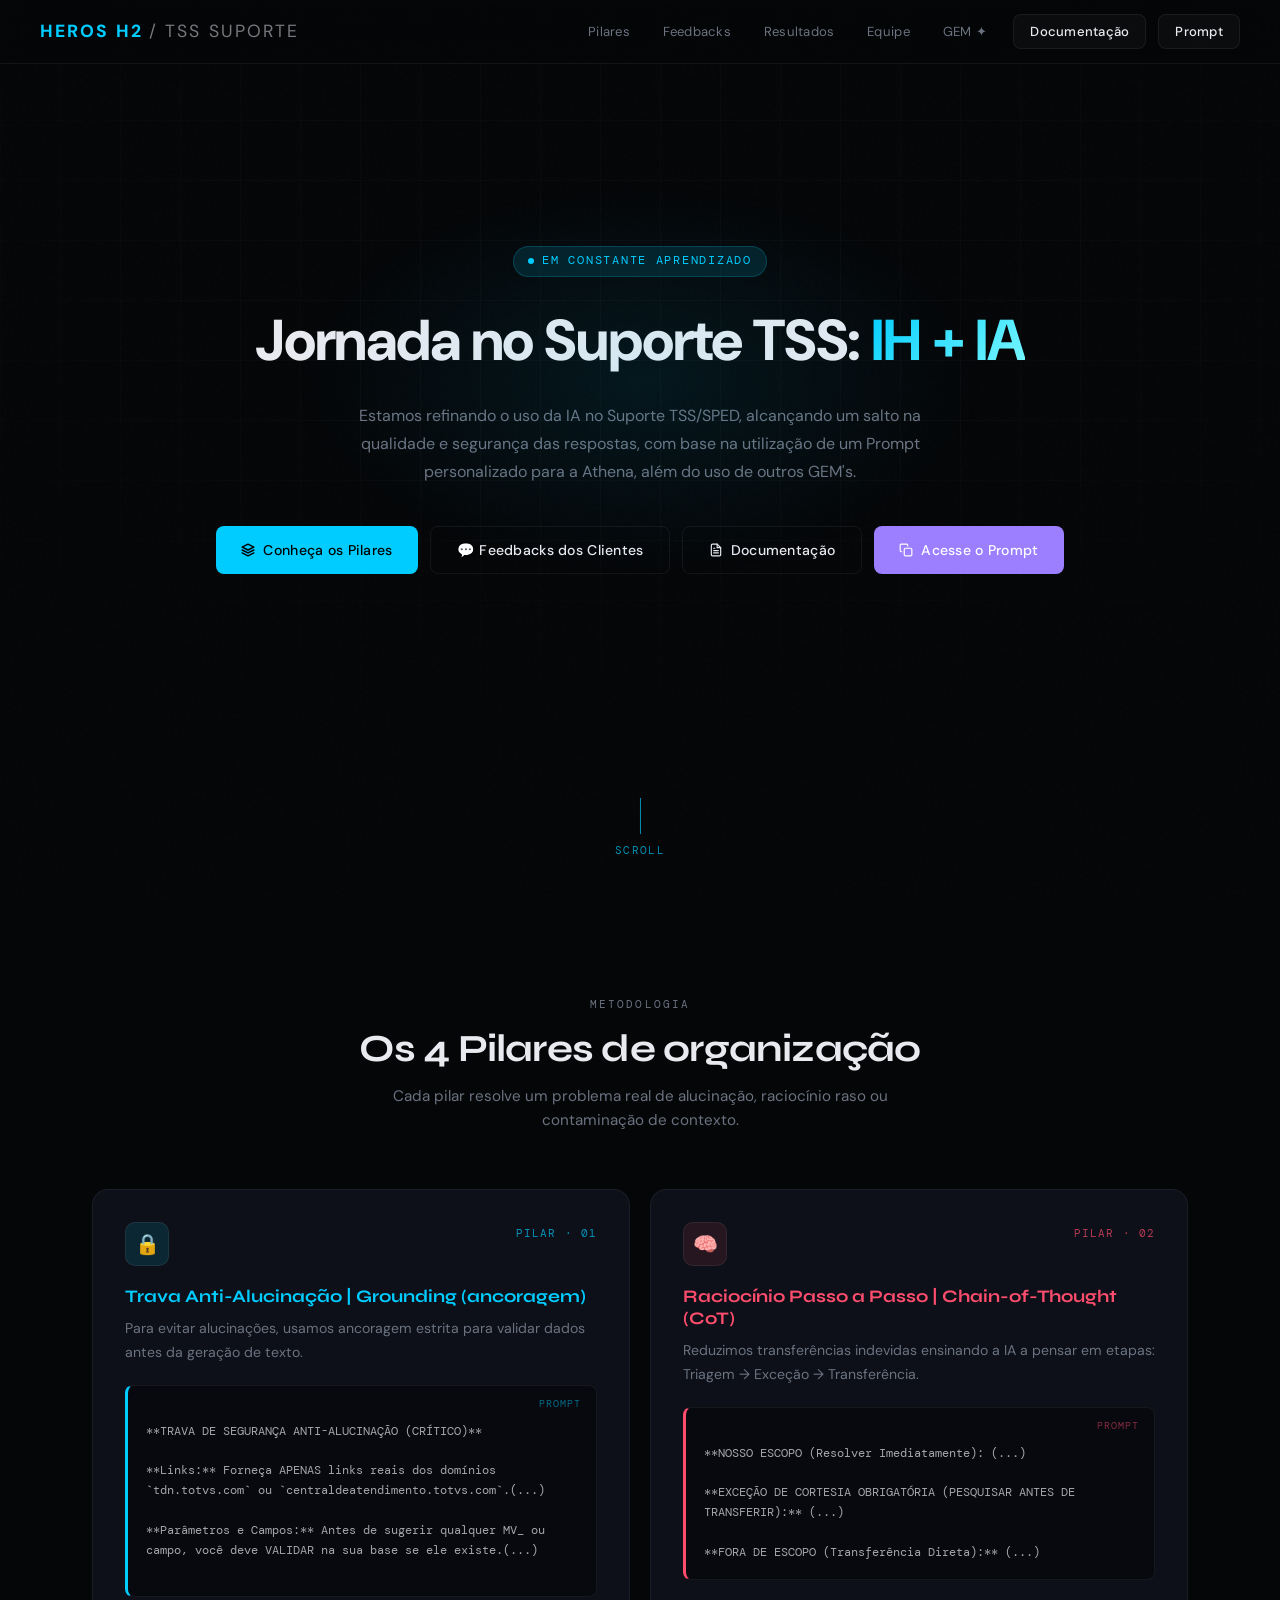
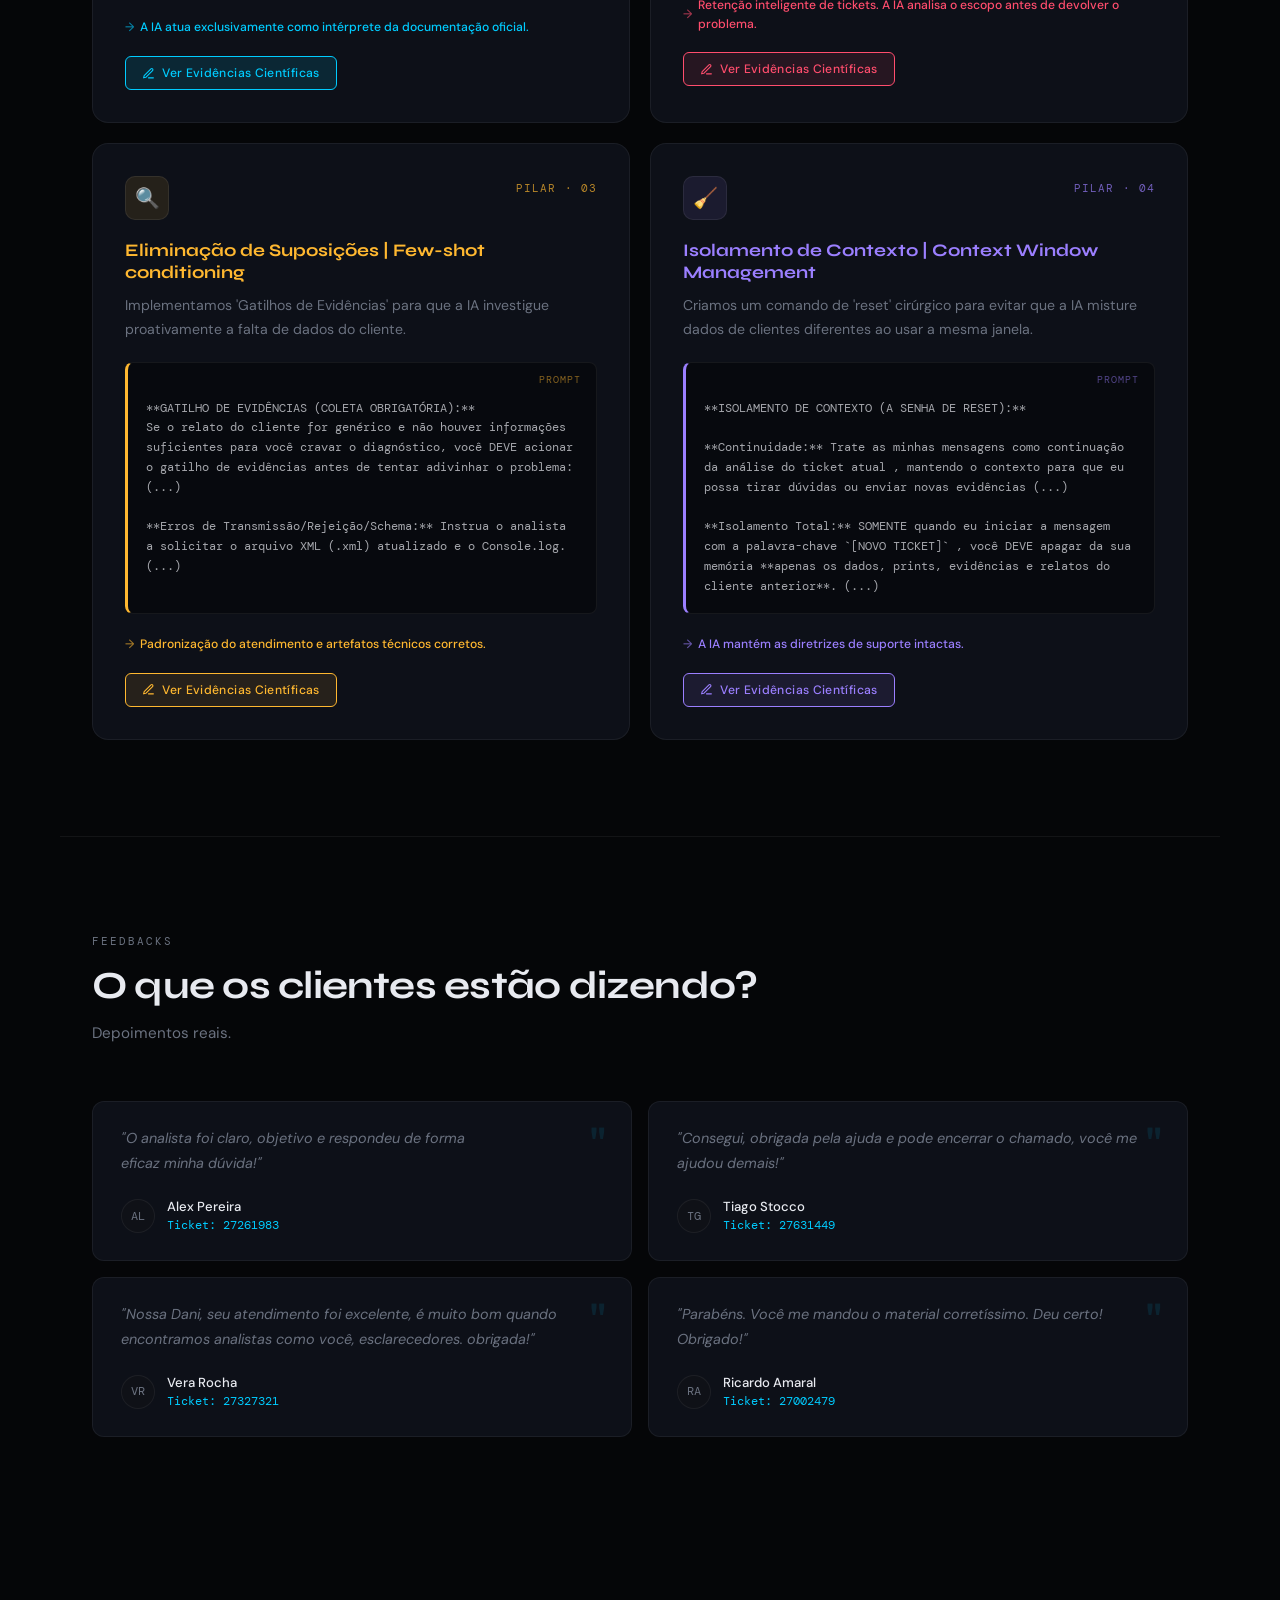
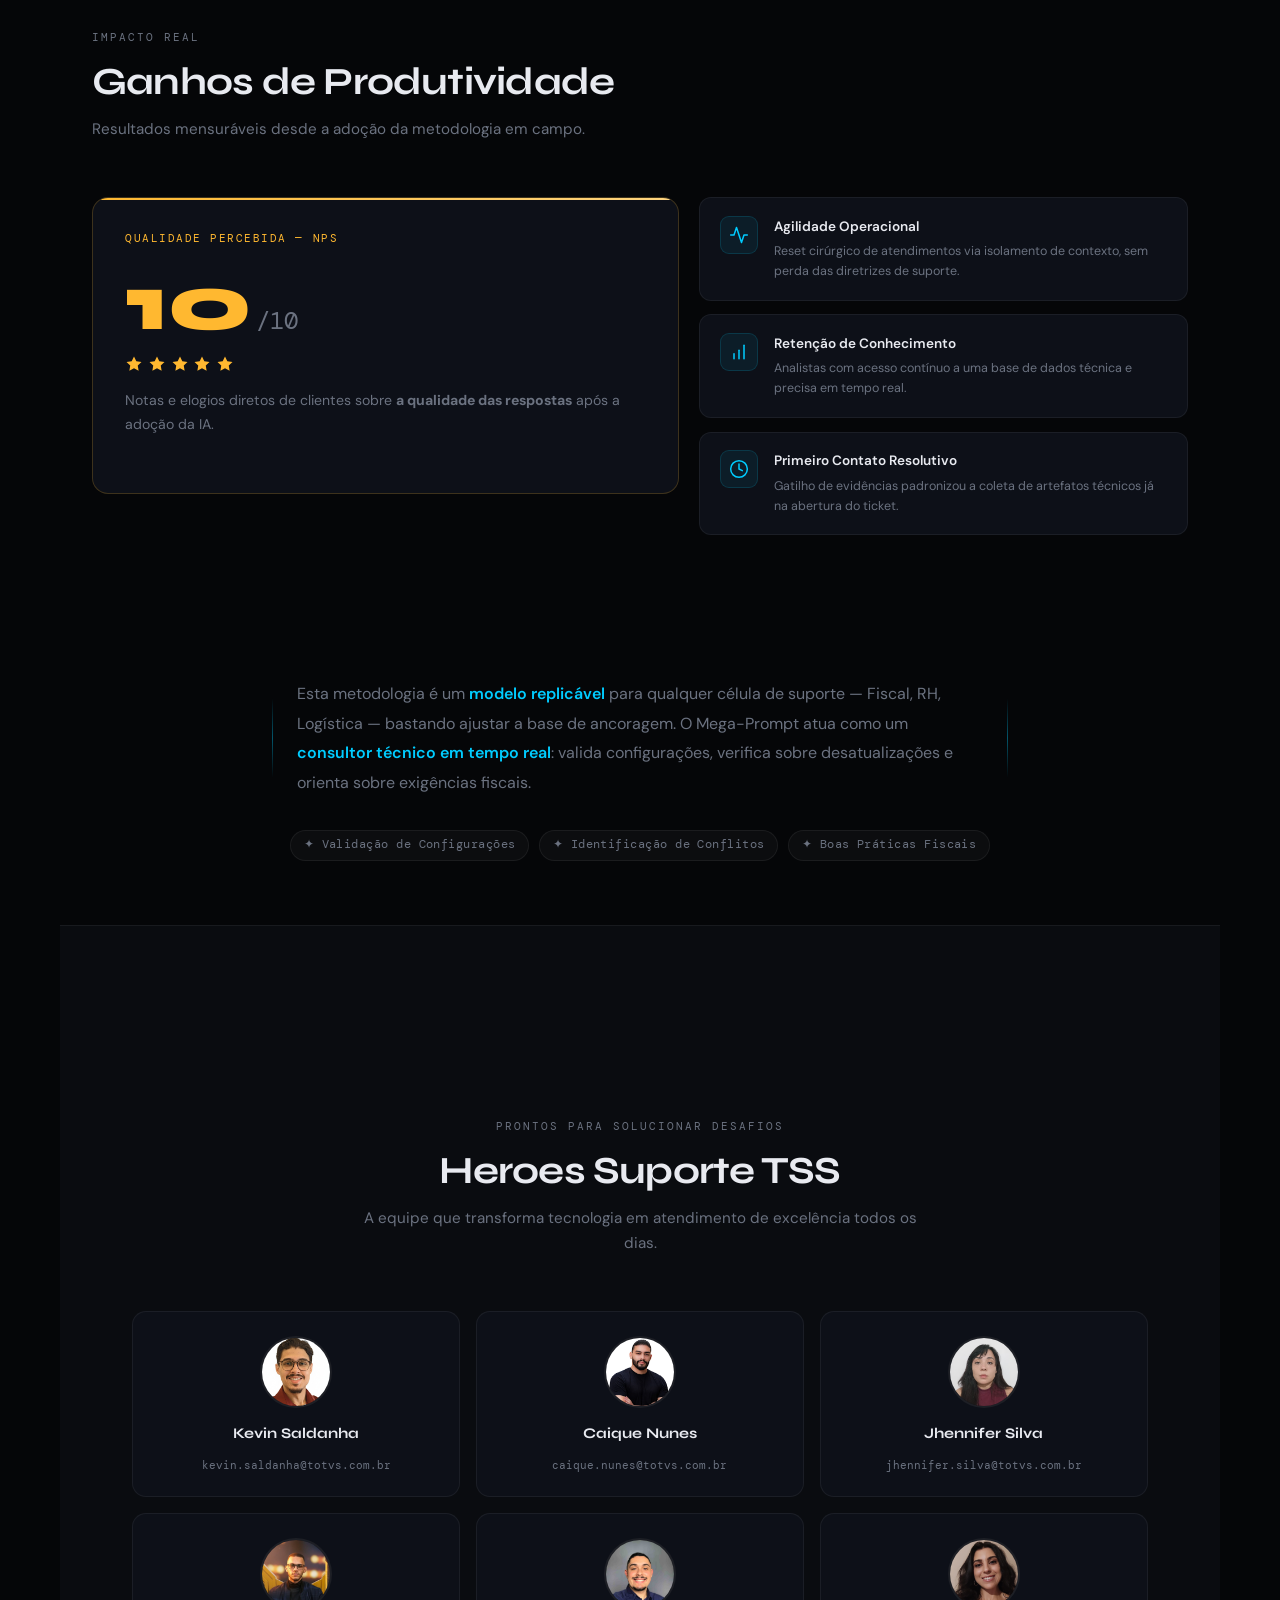
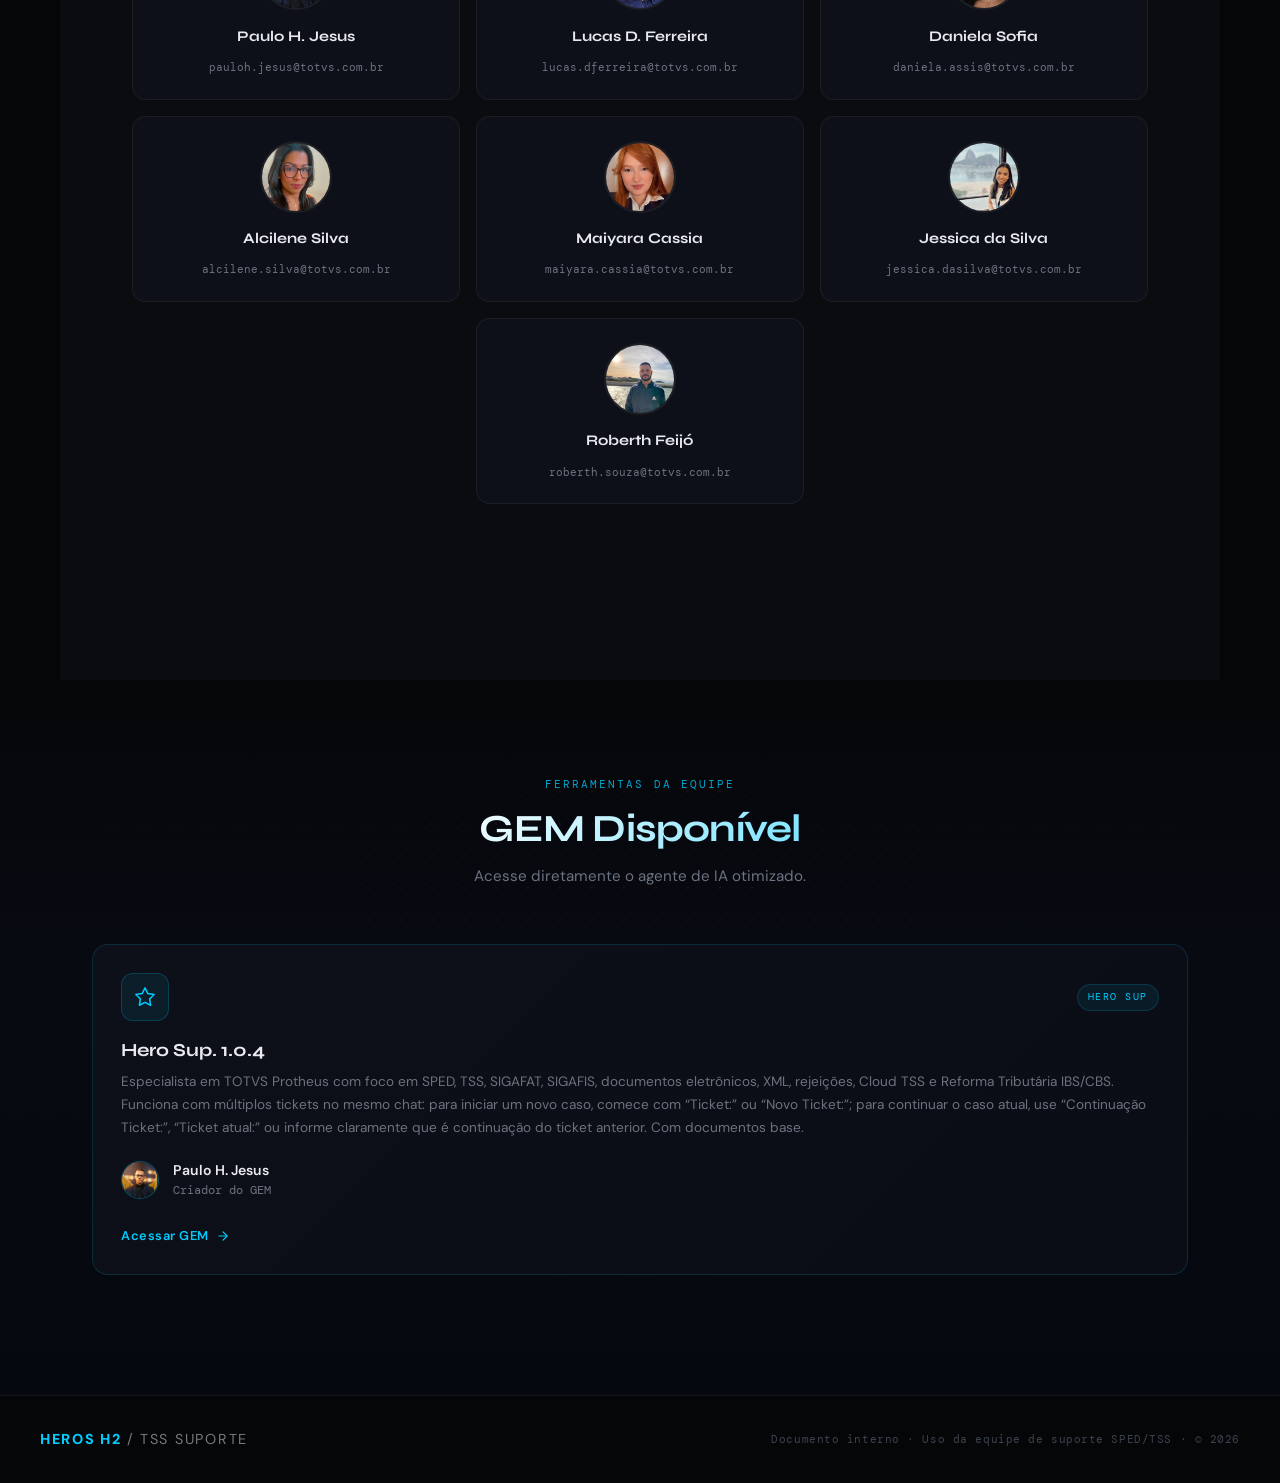
<file: index.html>
<!DOCTYPE html>
<html lang="pt-BR">
<head>
  <meta charset="UTF-8">
  <meta name="viewport" content="width=device-width, initial-scale=1.0">
  <title>Mega Prompt TSS - ATHENA SUP</title>
  <link rel="stylesheet" href="style.css">
  <link rel="icon" type="image/png" href="img/icon_new.png">
</head>
<body>

  <!-- ═══════════════════════════════════
       HEADER
  ════════════════════════════════════ -->
  <header>
    <div class="logo">HEROS H2 <span>/ TSS Suporte</span></div>
    <nav>
      <a href="#pilares">Pilares</a>
      <a href="#feedback">Feedbacks</a>
      <a href="#nps">Resultados</a>
      <a href="#equipe">Equipe</a>
      <a href="#gems">GEM ✦</a>
      <a href="https://docs.google.com/document/d/1g8foExlBM555soqzpwx_UduyKotBBaHmcgZZk-PZ1Sk/edit?usp=sharing" class="btn nav-login">Documentação</a>
      <a href="prompt.html" class="btn nav-login nav-prompt" style="border-color: var(--violet); color: var(--violet); background: rgba(155,127,255,0.05);">Prompt</a>
    </nav>
  </header>


  <!-- ═══════════════════════════════════
       HERO
  ════════════════════════════════════ -->
  <div class="hero">
    <div class="hero-grid"></div>

    <div class="hero-tag">Em Constante Aprendizado</div>

    <h1>
      Jornada no Suporte TSS:
      <em>IH + IA</em>
    </h1>

    <p class="hero-sub">
      Estamos refinando o uso da IA no Suporte TSS/SPED, alcançando um salto
      na qualidade e segurança das respostas, com base na utilização de um Prompt personalizado para a Athena, além do uso de outros GEM's.
    </p>

    <div class="cta-group">
      <a href="#pilares" class="btn btn-primary">
        <svg width="14" height="14" viewBox="0 0 24 24" fill="none" stroke="currentColor" stroke-width="2.5" stroke-linecap="round" stroke-linejoin="round">
          <path d="M12 2L2 7l10 5 10-5-10-5z"/>
          <path d="M2 17l10 5 10-5"/>
          <path d="M2 12l10 5 10-5"/>
        </svg>
        Conheça os Pilares
      </a>
      <a href="#feedback" class="btn btn-ghost">💬 Feedbacks dos Clientes</a>
      
      <a href="https://docs.google.com/document/d/1g8foExlBM555soqzpwx_UduyKotBBaHmcgZZk-PZ1Sk/edit?usp=sharing" target="_blank" class="btn btn-ghost">
        <svg width="14" height="14" viewBox="0 0 24 24" fill="none" stroke="currentColor" stroke-width="2" stroke-linecap="round" stroke-linejoin="round"><path d="M14 2H6a2 2 0 0 0-2 2v16a2 2 0 0 0 2 2h12a2 2 0 0 0 2-2V8z"></path><polyline points="14 2 14 8 20 8"></polyline><line x1="16" y1="13" x2="8" y2="13"></line><line x1="16" y1="17" x2="8" y2="17"></line><polyline points="10 9 9 9 8 9"></polyline></svg>
        Documentação
      </a>
      
      <a href="prompt.html" class="btn btn-primary-copy">
        <svg width="14" height="14" viewBox="0 0 24 24" fill="none" stroke="currentColor" stroke-width="2" stroke-linecap="round" stroke-linejoin="round"><rect x="9" y="9" width="13" height="13" rx="2" ry="2"></rect><path d="M5 15H4a2 2 0 0 1-2-2V4a2 2 0 0 1 2-2h9a2 2 0 0 1 2 2v1"></path></svg>
        Acesse o Prompt
      </a>
    </div>

    <div class="scroll-hint">
      <div class="scroll-line"></div>
      scroll
    </div>

  </div>

  <!-- ═══════════════════════════════════
       SEÇÃO: OS 4 PILARES
  ════════════════════════════════════ -->
  <section id="pilares">

    <div class="pilares-header">
      <div class="section-label">Metodologia</div>
      <h2 class="section-title">Os 4 Pilares de organização</h2>
      <p class="section-sub">
        Cada pilar resolve um problema real de alucinação, raciocínio raso ou
        contaminação de contexto.
      </p>
    </div>

    <div class="pilares-grid">

      <!-- PILAR 1 -->
      <div class="pilar-card reveal" data-accent="cyan">
        <div class="card-top">
          <div class="pilar-icon">🔒</div>
          <div class="pilar-num">PILAR · 01</div>
        </div>
        <div class="pilar-title">Trava Anti-Alucinação | Grounding (ancoragem)</div>
        <p class="pilar-desc">
          Para evitar alucinações, usamos ancoragem estrita para validar dados antes da geração de texto.
        </p>
        <div class="code-block">
          <code>
**TRAVA DE SEGURANÇA ANTI-ALUCINAÇÃO (CRÍTICO)**

**Links:** Forneça APENAS links reais dos domínios `tdn.totvs.com` ou `centraldeatendimento.totvs.com`.(...)
        
**Parâmetros e Campos:** Antes de sugerir qualquer MV_ ou campo, você deve VALIDAR na sua base se ele existe.(...)
        </code>
        </div>
        <div class="result-tag">A IA atua exclusivamente como intérprete da documentação oficial.</div>
      <button class="evidence-btn" data-modal="modal-p1">
          <svg width="13" height="13" viewBox="0 0 24 24" fill="none" stroke="currentColor" stroke-width="2" stroke-linecap="round" stroke-linejoin="round"><path d="M12 20h9"/><path d="M16.5 3.5a2.121 2.121 0 0 1 3 3L7 19l-4 1 1-4L16.5 3.5z"/></svg>
          Ver Evidências Científicas
        </button>
      
      </div>

      <!-- PILAR 2 -->
      <div class="pilar-card reveal" data-accent="red">
        <div class="card-top">
          <div class="pilar-icon">🧠</div>
          <div class="pilar-num">PILAR · 02</div>
        </div>
        <div class="pilar-title">Raciocínio Passo a Passo | Chain-of-Thought (CoT)</div>
        <p class="pilar-desc">
          Reduzimos transferências indevidas ensinando a IA a pensar em etapas: Triagem → Exceção → Transferência.
        </p>
        <div class="code-block">
          <code> 
**NOSSO ESCOPO (Resolver Imediatamente): (...)

**EXCEÇÃO DE CORTESIA OBRIGATÓRIA (PESQUISAR ANTES DE TRANSFERIR):** (...)
  
**FORA DE ESCOPO (Transferência Direta):** (...)
</code>
        </div>
        <div class="result-tag">Retenção inteligente de tickets. A IA analisa o escopo antes de devolver o problema.</div>
      <button class="evidence-btn" data-modal="modal-p2">
          <svg width="13" height="13" viewBox="0 0 24 24" fill="none" stroke="currentColor" stroke-width="2" stroke-linecap="round" stroke-linejoin="round"><path d="M12 20h9"/><path d="M16.5 3.5a2.121 2.121 0 0 1 3 3L7 19l-4 1 1-4L16.5 3.5z"/></svg>
          Ver Evidências Científicas
        </button>
      </div>

      <!-- PILAR 3 -->
      <div class="pilar-card reveal" data-accent="gold">
        <div class="card-top">
          <div class="pilar-icon">🔍</div>
          <div class="pilar-num">PILAR · 03</div>
        </div>
        <div class="pilar-title">Eliminação de Suposições | Few-shot conditioning</div>
        <p class="pilar-desc">
          Implementamos 'Gatilhos de Evidências' para que a IA investigue proativamente a falta de dados do cliente.
        </p>
        <div class="code-block">
          <code>
**GATILHO DE EVIDÊNCIAS (COLETA OBRIGATÓRIA):**
Se o relato do cliente for genérico e não houver informações suficientes para você cravar o diagnóstico, você DEVE acionar o gatilho de evidências antes de tentar adivinhar o problema: (...)

**Erros de Transmissão/Rejeição/Schema:** Instrua o analista a solicitar o arquivo XML (.xml) atualizado e o Console.log.(...)

</code>
        </div>
        <div class="result-tag">Padronização do atendimento e artefatos técnicos corretos.</div>
      
      <button class="evidence-btn" data-modal="modal-p3">
          <svg width="13" height="13" viewBox="0 0 24 24" fill="none" stroke="currentColor" stroke-width="2" stroke-linecap="round" stroke-linejoin="round"><path d="M12 20h9"/><path d="M16.5 3.5a2.121 2.121 0 0 1 3 3L7 19l-4 1 1-4L16.5 3.5z"/></svg>
          Ver Evidências Científicas
        </button>
      </div>

      <!-- PILAR 4 -->
      <div class="pilar-card reveal" data-accent="violet">
        <div class="card-top">
          <div class="pilar-icon">🧹</div>
          <div class="pilar-num">PILAR · 04</div>
        </div>
        <div class="pilar-title">Isolamento de Contexto | Context Window Management</div>
        <p class="pilar-desc">
          Criamos um comando de 'reset' cirúrgico para evitar que a IA misture
          dados de clientes diferentes ao usar a mesma janela.
        </p>
        <div class="code-block">
          
          <code>            
**ISOLAMENTO DE CONTEXTO (A SENHA DE RESET):**

**Continuidade:** Trate as minhas mensagens como continuação da análise do ticket atual , mantendo o contexto para que eu possa tirar dúvidas ou enviar novas evidências (...)

**Isolamento Total:** SOMENTE quando eu iniciar a mensagem com a palavra-chave `[NOVO TICKET]` , você DEVE apagar da sua memória **apenas os dados, prints, evidências e relatos do cliente anterior**. (...)</code>
        </div>
        <div class="result-tag">A IA mantém as diretrizes de suporte intactas.</div>
      <button class="evidence-btn" data-modal="modal-p4">
          <svg width="13" height="13" viewBox="0 0 24 24" fill="none" stroke="currentColor" stroke-width="2" stroke-linecap="round" stroke-linejoin="round"><path d="M12 20h9"/><path d="M16.5 3.5a2.121 2.121 0 0 1 3 3L7 19l-4 1 1-4L16.5 3.5z"/></svg>
          Ver Evidências Científicas
        </button>
      
      </div>

    </div>
  </section>


  <!-- ═══════════════════════════════════
       SEÇÃO: FEEDBACK DA EQUIPE
  ════════════════════════════════════ -->
  <section id="feedback">

    <div class="section-label">Feedbacks</div>
    <h2 class="section-title">O que os clientes estão dizendo?</h2>
    <p class="section-sub">
      Depoimentos reais.
    </p>

    <div class="feedback-grid">

      <div class="feedback-card reveal">
        <p class="feedback-text">
          "O analista foi claro, objetivo e respondeu de forma <br>
          eficaz minha dúvida!"
        </p>
        <div class="feedback-author">
          <div class="author-avatar">AL</div>
          <div>
            <div class="author-name">Alex Pereira</div>
            <div class="author-role">Ticket: 27261983</div>
          </div>
        </div>
      </div>

      <div class="feedback-card reveal">
        <p class="feedback-text">
          "Consegui, obrigada pela ajuda e pode encerrar o chamado, você me ajudou demais!"
        </p>
        <div class="feedback-author">
          <div class="author-avatar">TG</div>
          <div>
            <div class="author-name">Tiago Stocco</div>
            <div class="author-role">Ticket: 27631449</div>
          </div>
        </div>
      </div>

      <div class="feedback-card reveal">
        <p class="feedback-text">
          "Nossa Dani, seu atendimento foi excelente, é muito bom quando encontramos analistas como você, esclarecedores. obrigada!"
        </p>
        <div class="feedback-author">
          <div class="author-avatar">VR</div>
          <div>
            <div class="author-name">Vera Rocha</div>
            <div class="author-role">Ticket: 27327321</div>
          </div>
        </div>
      </div>

      <div class="feedback-card reveal">
        <p class="feedback-text">
           "Parabéns. Você me mandou o material corretíssimo. Deu certo! Obrigado!"

        </p>
        <div class="feedback-author">
          <div class="author-avatar">RA</div>
          <div>
            <div class="author-name">Ricardo Amaral</div>
            <div class="author-role">Ticket: 27002479</div>
          </div>
        </div>
      </div>

    </div>
  </section>
  
 
  <!-- ═══════════════════════════════════
       SEÇÃO: NPS + PRODUTIVIDADE
  ════════════════════════════════════ -->
  <section id="nps">
 
    <div class="section-label">Impacto Real</div>
    <h2 class="section-title">Ganhos de Produtividade</h2>
    <p class="section-sub">Resultados mensuráveis desde a adoção da metodologia em campo.</p>
 
    <div class="nps-grid">
 
      <!-- NPS Card -->
      <div class="nps-main-card reveal">
        <div class="nps-label">Qualidade Percebida — NPS</div>
        <div class="nps-score-row">
          <div class="nps-score">10</div>
          <div class="nps-slash">/10</div>
        </div>
        <div class="nps-stars">
          <svg viewBox="0 0 24 24"><polygon points="12 2 15.09 8.26 22 9.27 17 14.14 18.18 21.02 12 17.77 5.82 21.02 7 14.14 2 9.27 8.91 8.26 12 2" fill="currentColor"/></svg>
          <svg viewBox="0 0 24 24"><polygon points="12 2 15.09 8.26 22 9.27 17 14.14 18.18 21.02 12 17.77 5.82 21.02 7 14.14 2 9.27 8.91 8.26 12 2" fill="currentColor"/></svg>
          <svg viewBox="0 0 24 24"><polygon points="12 2 15.09 8.26 22 9.27 17 14.14 18.18 21.02 12 17.77 5.82 21.02 7 14.14 2 9.27 8.91 8.26 12 2" fill="currentColor"/></svg>
          <svg viewBox="0 0 24 24"><polygon points="12 2 15.09 8.26 22 9.27 17 14.14 18.18 21.02 12 17.77 5.82 21.02 7 14.14 2 9.27 8.91 8.26 12 2" fill="currentColor"/></svg>
          <svg viewBox="0 0 24 24"><polygon points="12 2 15.09 8.26 22 9.27 17 14.14 18.18 21.02 12 17.77 5.82 21.02 7 14.14 2 9.27 8.91 8.26 12 2" fill="currentColor"/></svg>
        </div>
        <p class="nps-desc">Notas e elogios diretos de clientes sobre <b>a qualidade das respostas</b> após a adoção da IA.</p>
 
        <!-- <blockquote class="nps-blockquote">
          <p>"Muito top, isso ajuda e muito no dia a dia. Uso às vezes para poder me aprofundar."</p>
          <cite>— Analista de Suporte TSS</cite>
        </blockquote> -->
      </div>
 
      <!-- Métricas laterais -->
      <div class="nps-side-cards">
 
        <div class="nps-side reveal">
          <div class="nps-side-icon">
            <svg width="20" height="20" viewBox="0 0 24 24" fill="none" stroke="currentColor" stroke-width="1.8" stroke-linecap="round" stroke-linejoin="round"><path d="M22 12h-4l-3 9L9 3l-3 9H2"/></svg>
          </div>
          <div>
            <div class="nps-side-title">Agilidade Operacional</div>
            <div class="nps-side-desc">Reset cirúrgico de atendimentos via isolamento de contexto, sem perda das diretrizes de suporte.</div>
          </div>
        </div>
 
        <div class="nps-side reveal">
          <div class="nps-side-icon">
            <svg width="20" height="20" viewBox="0 0 24 24" fill="none" stroke="currentColor" stroke-width="1.8" stroke-linecap="round" stroke-linejoin="round"><path d="M12 20V10"/><path d="M18 20V4"/><path d="M6 20v-6"/></svg>
          </div>
          <div>
            <div class="nps-side-title">Retenção de Conhecimento</div>
            <div class="nps-side-desc">Analistas com acesso contínuo a uma base de dados técnica e precisa em tempo real.</div>
          </div>
        </div>
 
        <div class="nps-side reveal">
          <div class="nps-side-icon">
            <svg width="20" height="20" viewBox="0 0 24 24" fill="none" stroke="currentColor" stroke-width="1.8" stroke-linecap="round" stroke-linejoin="round"><circle cx="12" cy="12" r="10"/><polyline points="12 6 12 12 16 14"/></svg>
          </div>
          <div>
            <div class="nps-side-title">Primeiro Contato Resolutivo</div>
            <div class="nps-side-desc">Gatilho de evidências padronizou a coleta de artefatos técnicos já na abertura do ticket.</div>
          </div>
        </div>
 
      </div>
 
    </div>
  </section>
 
 
  <!-- ═══════════════════════════════════
       SEÇÃO: ESCALABILIDADE
  ════════════════════════════════════ -->
  <section id="escala">
 
    <div class="escala-quote reveal">
      <div class="escala-quote-line"></div>
      <p>
        Esta metodologia é um <strong>modelo replicável</strong> para qualquer célula de suporte — Fiscal, RH, Logística — bastando ajustar a base de ancoragem. O Mega-Prompt atua como um <strong>consultor técnico em tempo real</strong>: valida configurações, verifica sobre desatualizações e orienta sobre exigências fiscais.
      </p>
      <div class="escala-quote-line"></div>
    </div>
 
    <div class="escala-tags reveal">
      <span class="escala-tag">✦ Validação de Configurações</span>
      <span class="escala-tag">✦ Identificação de Conflitos</span>
      <span class="escala-tag">✦ Boas Práticas Fiscais</span>
      
    </div>
 
  </section>
 
 
  <!-- ═══════════════════════════════════
       SEÇÃO: EQUIPE HEROES
  ════════════════════════════════════ -->
  <section id="equipe" class="equipe-section">
 
    <div class="equipe-inner">
      <div class="equipe-header reveal">
        <div class="section-label">Prontos para solucionar desafios</div>
        <h2 class="section-title">Heroes Suporte TSS</h2>
        <p class="section-sub">A equipe que transforma tecnologia em atendimento de excelência todos os dias.</p>
      </div>
      <div class="equipe-grid">
 
        <!-- Membro 1 -->
        <div class="membro-card reveal">
          <label class="membro-photo-wrap" for="foto-kevin" title="Adicionar foto">
            <img id="img-kevin" src="img/kevin.webp" alt="" style=" width:100%; height:100%; object-fit:cover; ">
            
          </label>
          
          <div class="membro-info">
            <div class="membro-initials">KS</div>
            <div class="membro-name">Kevin Saldanha</div>
            <a href="mailto:kevin.saldanha@totvs.com.br" class="membro-email">kevin.saldanha@totvs.com.br</a>
          </div>
        </div>

        <!-- Membro 2 -->
        <div class="membro-card reveal">
          <label class="membro-photo-wrap" for="foto-caique" title="Adicionar foto">
            <img id="img-caique" src="img/Caique.webp" alt="" style=" width:100%; height:100%; object-fit:cover; ">
          </label>
          <div class="membro-info">
            <div class="membro-initials">CN</div>
            <div class="membro-name">Caique Nunes</div>
            <a href="mailto:caique.nunes@totvs.com.br" class="membro-email">caique.nunes@totvs.com.br</a>
          </div>
        </div>
 
        <!-- Membro 3 -->
        <div class="membro-card reveal">
          <label class="membro-photo-wrap" for="foto-jhennifer" title="Adicionar foto">
            <img id="img-jhennifer" src="img/Jhennifer.webp" alt="" style=" width:100%; height:100%; object-fit:cover; ">
          </label>
          <div class="membro-info">
            <div class="membro-initials">JS</div>
            <div class="membro-name">Jhennifer Silva</div>
            <a href="mailto:jhennifer.silva@totvs.com.br" class="membro-email">jhennifer.silva@totvs.com.br</a>
          </div>
        </div>
 
        <!-- Membro 4 -->
         <div class="membro-card reveal">
          <label class="membro-photo-wrap" for="foto-paulo" title="Adicionar foto">
            <img id="img-paulo" src="img/Paulo.webp" alt="Foto do criador" style="width:100%; height:100%; object-fit:cover; ">
          </label>
          <div class="membro-info">
            <div class="membro-initials">PH</div>
            <div class="membro-name">Paulo H. Jesus</div>
            <a href="mailto:pauloh.jesus@totvs.com.br" class="membro-email">pauloh.jesus@totvs.com.br</a>
          </div>
        </div>
 
        <!-- Membro 5 -->
          <div class="membro-card reveal">
          <label class="membro-photo-wrap" for="foto-lucas" title="Adicionar foto">
            <img id="img-lucas" src="img/Lucas.jpeg" alt="" style="width:100%; height:100%; object-fit:cover; ">
          </label>
          <div class="membro-info">
            <div class="membro-initials">LD</div>
            <div class="membro-name">Lucas D. Ferreira</div>
            <a href="mailto:lucas.dferreira@totvs.com.br" class="membro-email">lucas.dferreira@totvs.com.br</a>
          </div>
        </div>
        
        <!-- Membro 6 -->
        <div class="membro-card reveal">
          <label class="membro-photo-wrap" for="foto-daniela" title="Adicionar foto">
            <img id="img-Daniela" src="img/Daniela.webp" alt="" style=" width:100%; height:100%; object-fit:cover; ">
          </label>
          <div class="membro-info">
            <div class="membro-initials">KS</div>
            <div class="membro-name">Daniela Sofia</div>
            <a href="mailto:daniela.assis@totvs.com.br" class="membro-email">daniela.assis@totvs.com.br</a>
          </div>
        </div>
 
        <!-- Membro 7 -->
        <div class="membro-card reveal">
          <label class="membro-photo-wrap" for="foto-alcilene" title="Adicionar foto">
            <img id="img-alcilene" src="img/alcilene.webp" alt="" style=" width:100%; height:100%; object-fit:cover; ">
          </label>
          <div class="membro-info">
            <div class="membro-initials">AS</div>
            <div class="membro-name">Alcilene Silva</div>
            <a href="mailto:alcilene.silva@totvs.com.br" class="membro-email">alcilene.silva@totvs.com.br</a>
          </div>
        </div> 
 
        <!-- Membro 8 -->
        
        <div class="membro-card reveal">
          <label class="membro-photo-wrap" for="foto-maiyara" title="Adicionar foto">
            <img id="img-maiyara" src="img/Maiyara.webp" alt="" style=" width:100%; height:100%; object-fit:cover; ">
          </label>
          <div class="membro-info">
            <div class="membro-initials">MC</div>
            <div class="membro-name">Maiyara Cassia</div>
            <a href="mailto:maiyara.cassia@totvs.com.br" class="membro-email">maiyara.cassia@totvs.com.br</a>
          </div>
        </div>
        <!-- Membro 9 -->

        <div class="membro-card reveal">
          <label class="membro-photo-wrap" for="foto-jessica" title="Adicionar foto">
            <img id="img-jessica" src="img/Jessica.webp" alt="" style=" width:100%; height:100%; object-fit:cover;">
          </label>
         
          <div class="membro-info">
            <div class="membro-initials">JD</div>
            <div class="membro-name">Jessica da Silva</div>
            <a href="mailto:jessica.dasilva@totvs.com.br" class="membro-email">jessica.dasilva@totvs.com.br</a>
          </div>
        </div>

        <!-- Membro 10 -->
       <div class="membro-card reveal">
          <label class="membro-photo-wrap" for="foto-roberth" title="Adicionar foto">
            <img id="img-roberth" src="img/Roberth.webp" alt="" style=" width:100%; height:100%; object-fit:cover; ">
          </label>
          <div class="membro-info">
            <div class="membro-initials">RF</div>
            <div class="membro-name">Roberth Feijó</div>
            <a href="mailto:roberth.souza@totvs.com.br" class="membro-email">roberth.souza@totvs.com.br</a>
          </div>
        </div>
 
      </div><!-- /equipe-grid -->
 
    </div><!-- /equipe-inner -->

</section>
  <!-- ═══════════════════════════════════
       SEÇÃO: GEMs
  ════════════════════════════════════ -->
  <section id="gems" class="gems-section">
 
    <div class="gems-inner">
 
      <div class="gems-header reveal">
        <div class="section-label">Ferramentas da Equipe</div>
        <a href="https://gemini.google.com/gem/17BA-bAdv4fISIjk28finz15Dq7Bc7DDv?usp=sharing" style="text-decoration: none;" target="_blank">
            <h2 class="section-title">GEM Disponível</h2>
        </a>
        <p class="section-sub">
          Acesse diretamente o agente de IA otimizado.
        </p>
      </div>
 
      <div class="gems-grid">
 
        <a class="gem-card reveal" href="https://gemini.google.com/gem/17BA-bAdv4fISIjk28finz15Dq7Bc7DDv?usp=sharing" target="_blank" rel="noopener">
          <div class="gem-glow-inner"></div>
          <div class="gem-card-top">
            <div class="gem-icon">
              <svg width="22" height="22" viewBox="0 0 24 24" fill="none" stroke="currentColor" stroke-width="1.6" stroke-linecap="round" stroke-linejoin="round"><polygon points="12 2 15.09 8.26 22 9.27 17 14.14 18.18 21.02 12 17.77 5.82 21.02 7 14.14 2 9.27 8.91 8.26 12 2"/></svg>
            </div>
            <div class="gem-badge">Hero Sup</div>
          </div>
          <div class="gem-name">Hero Sup. 1.0.4</div>
          <p class="gem-desc">Especialista em TOTVS Protheus com foco em SPED, TSS, SIGAFAT, SIGAFIS, documentos eletrônicos, XML, rejeições, Cloud TSS e Reforma Tributária IBS/CBS. Funciona com múltiplos tickets no mesmo chat: para iniciar um novo caso, comece com “Ticket:” ou “Novo Ticket:”; para continuar o caso atual, use “Continuação Ticket:”, “Ticket atual:” ou informe claramente que é continuação do ticket anterior. Com documentos base.</p>
          
          <div class="athena-author">
          <div class="athena-avatar">
            <img id="img-paulo-gem" src="img/Paulo.webp" alt="" style="width:100%; height:100%; object-fit:cover; border-radius:50%;">
          </div>
          <div>
            <div class="athena-name">Paulo H. Jesus</div>
            <div class="athena-role">Criador do GEM</div>
          </div>
        </div>
          <br>
          <div class="gem-cta">
            Acessar GEM
            <svg width="14" height="14" viewBox="0 0 24 24" fill="none" stroke="currentColor" stroke-width="2" stroke-linecap="round" stroke-linejoin="round"><line x1="5" y1="12" x2="19" y2="12"/><polyline points="12 5 19 12 12 19"/></svg>
          </div>
        </a>
 
      </div>
      
      <!-- /gems-grid -->

      <!-- Banner de destaque -->
      <!-- <div class="gems-banner reveal">
        <div class="gems-banner-icon">
          <svg width="28" height="28" viewBox="0 0 24 24" fill="none" stroke="currentColor" stroke-width="1.5" stroke-linecap="round" stroke-linejoin="round"><path d="M13 2L3 14h9l-1 8 10-12h-9l1-8z"/></svg>
        </div>
        <div class="gems-banner-text">
          <strong>Tem um GEM novo para compartilhar?</strong>
          Envie o link para Paulo e ele será adicionado nesta página.
        </div>
        <a href="mailto:pauloh.jesus@totvs.com.br" class="btn btn-primary gems-banner-btn">Enviar GEM →</a>
      </div> -->
 
    </div><!-- /gems-inner -->

  </section>
  <!-- ═══════════════════════════════════
       FOOTER
  ════════════════════════════════════ -->
  <footer>
    <div class="logo">HEROS H2 <span>/ TSS Suporte</span></div>
    <p>Documento interno · Uso da equipe de suporte SPED/TSS · © 2026</p>
  </footer>


  <div class="modal-overlay" id="modal-overlay" role="dialog" aria-modal="true" aria-hidden="true">
    <div class="modal-backdrop"></div>
 
    <!-- MODAL PILAR 1 -->
    <div class="modal" id="modal-p1" data-accent="cyan">
      <div class="modal-header">
        <div class="modal-header-left">
          <span class="modal-pilar-num">PILAR · 01</span>
          <h3 class="modal-title">Ancoragem de Contexto <span>(Grounding)</span></h3>
        </div>
        <button class="modal-close" aria-label="Fechar">
          <svg width="18" height="18" viewBox="0 0 24 24" fill="none" stroke="currentColor" stroke-width="2" stroke-linecap="round" stroke-linejoin="round"><line x1="18" y1="6" x2="6" y2="18"/><line x1="6" y1="6" x2="18" y2="18"/></svg>
        </button>
      </div>
      <div class="modal-body">
        <p class="modal-desc">
          Grounding (ancoragem) é a técnica de forçar o modelo a basear suas respostas
          exclusivamente em fontes verificáveis fornecidas no prompt, eliminando o fenômeno
          de <em>hallucination</em> — quando a IA "inventa" fatos com alto grau de confiança.
          Os estudos abaixo demonstram a eficácia desta abordagem.
        </p>
        <div class="modal-articles">
          <a class="article-card" href="https://arxiv.org/abs/2302.12813" target="_blank" rel="noopener">
            <div class="article-meta">arXiv · 2023</div>
            <div class="article-title">A Survey on Hallucination in Large Language Models</div>
            <div class="article-desc">Levantamento abrangente sobre causas, tipos e métodos de mitigação de alucinações em LLMs.</div>
            <div class="article-link">Acessar artigo →</div>
          </a>
          <a class="article-card" href="https://arxiv.org/abs/2305.14627" target="_blank" rel="noopener">
            <div class="article-meta">arXiv · 2023</div>
            <div class="article-title">Retrieval-Augmented Generation for Knowledge-Intensive NLP Tasks</div>
            <div class="article-desc">Demonstra como ancorar modelos em bases documentais externas reduz drasticamente respostas inventadas.</div>
            <div class="article-link">Acessar artigo →</div>
          </a>
          <a class="article-card" href="https://arxiv.org/abs/2307.03987" target="_blank" rel="noopener">
            <div class="article-meta">arXiv · 2023</div>
            <div class="article-title">Factuality Challenges in the Era of Large Language Models</div>
            <div class="article-desc">Analisa como instruções de grounding no prompt aumentam a fidelidade factual das respostas geradas.</div>
            <div class="article-link">Acessar artigo →</div>
          </a>
        </div>
      </div>
    </div>
 
    <!-- MODAL PILAR 2 -->
    <div class="modal" id="modal-p2" data-accent="red">
      <div class="modal-header">
        <div class="modal-header-left">
          <span class="modal-pilar-num">PILAR · 02</span>
          <h3 class="modal-title">Raciocínio Passo a Passo <span>(Chain of Thought)</span></h3>
        </div>
        <button class="modal-close" aria-label="Fechar">
          <svg width="18" height="18" viewBox="0 0 24 24" fill="none" stroke="currentColor" stroke-width="2" stroke-linecap="round" stroke-linejoin="round"><line x1="18" y1="6" x2="6" y2="18"/><line x1="6" y1="6" x2="18" y2="18"/></svg>
        </button>
      </div>
      <div class="modal-body">
        <p class="modal-desc">
          Chain-of-Thought (CoT) é uma técnica que instrui o modelo a decompor problemas
          complexos em etapas intermediárias antes de emitir uma resposta final. Isso reduz
          erros de raciocínio e melhora a precisão em tarefas que exigem múltiplas decisões
          sequenciais — como triagem de suporte técnico.
        </p>
        <div class="modal-articles">
          <a class="article-card" href="https://arxiv.org/abs/2201.11903" target="_blank" rel="noopener">
            <div class="article-meta">arXiv · Wei et al. · 2022</div>
            <div class="article-title">Chain-of-Thought Prompting Elicits Reasoning in Large Language Models</div>
            <div class="article-desc">Paper original do Google Brain que introduz o CoT, demonstrando ganhos expressivos em tarefas de raciocínio lógico.</div>
            <div class="article-link">Acessar artigo →</div>
          </a>
          <a class="article-card" href="https://arxiv.org/abs/2205.01068" target="_blank" rel="noopener">
            <div class="article-meta">arXiv · 2022</div>
            <div class="article-title">Large Language Models are Zero-Shot Reasoners</div>
            <div class="article-desc">Mostra que instruir o modelo a "pensar passo a passo" melhora significativamente a acurácia sem exemplos adicionais.</div>
            <div class="article-link">Acessar artigo →</div>
          </a>
          <a class="article-card" href="https://arxiv.org/abs/2210.11610" target="_blank" rel="noopener">
            <div class="article-meta">arXiv · 2022</div>
            <div class="article-title">ReAct: Synergizing Reasoning and Acting in Language Models</div>
            <div class="article-desc">Extensão do CoT que combina raciocínio e ações sequenciais, base para agentes de suporte autônomos.</div>
            <div class="article-link">Acessar artigo →</div>
          </a>
        </div>
      </div>
    </div>
 
    <!-- MODAL PILAR 3 -->
    <div class="modal" id="modal-p3" data-accent="gold">
      <div class="modal-header">
        <div class="modal-header-left">
          <span class="modal-pilar-num">PILAR · 03</span>
          <h3 class="modal-title">Eliminação de Suposições <span>(Few-Shot Conditioning)</span></h3>
        </div>
        <button class="modal-close" aria-label="Fechar">
          <svg width="18" height="18" viewBox="0 0 24 24" fill="none" stroke="currentColor" stroke-width="2" stroke-linecap="round" stroke-linejoin="round"><line x1="18" y1="6" x2="6" y2="18"/><line x1="6" y1="6" x2="18" y2="18"/></svg>
        </button>
      </div>
      <div class="modal-body">
        <p class="modal-desc">
          Few-shot conditioning insere exemplos comportamentais no prompt para conduzir o modelo
          a adotar uma postura investigativa frente a informações incompletas. Os "Gatilhos de
          Evidências" são uma aplicação direta deste princípio: ao invés de assumir, a IA
          solicita os artefatos necessários antes de agir.
        </p>
        <div class="modal-articles">
          <a class="article-card" href="https://arxiv.org/abs/2005.14165" target="_blank" rel="noopener">
            <div class="article-meta">arXiv · Brown et al. · 2020</div>
            <div class="article-title">Language Models are Few-Shot Learners</div>
            <div class="article-desc">Paper seminal que demonstra como poucos exemplos no contexto condicionam profundamente o comportamento do modelo.</div>
            <div class="article-link">Acessar artigo →</div>
          </a>
          <a class="article-card" href="https://arxiv.org/abs/2107.13586" target="_blank" rel="noopener">
            <div class="article-meta">arXiv · 2021</div>
            <div class="article-title">Fantastically Ordered Prompts and Where to Find Them</div>
            <div class="article-desc">Investiga como a ordem e estrutura de exemplos no prompt impactam a qualidade e consistência das respostas.</div>
            <div class="article-link">Acessar artigo →</div>
          </a>
          <a class="article-card" href="https://arxiv.org/abs/2203.11171" target="_blank" rel="noopener">
            <div class="article-meta">arXiv · 2022</div>
            <div class="article-title">Self-Consistency Improves Chain of Thought Reasoning</div>
            <div class="article-desc">Demonstra que exemplos condicionantes consistentes reduzem variância e aumentam a precisão das respostas técnicas.</div>
            <div class="article-link">Acessar artigo →</div>
          </a>
        </div>
      </div>
    </div>
 
    <!-- MODAL PILAR 4 -->
    <div class="modal" id="modal-p4" data-accent="violet">
      <div class="modal-header">
        <div class="modal-header-left">
          <span class="modal-pilar-num">PILAR · 04</span>
          <h3 class="modal-title">Isolamento de Contexto <span>(Context Window Management)</span></h3>
        </div>
        <button class="modal-close" aria-label="Fechar">
          <svg width="18" height="18" viewBox="0 0 24 24" fill="none" stroke="currentColor" stroke-width="2" stroke-linecap="round" stroke-linejoin="round"><line x1="18" y1="6" x2="6" y2="18"/><line x1="6" y1="6" x2="18" y2="18"/></svg>
        </button>
      </div>
      <div class="modal-body">
        <p class="modal-desc">
          LLMs não possuem memória entre sessões, mas dentro de uma mesma janela de contexto
          acumulam dados de interações anteriores. O fenômeno de "context bleed" ocorre quando
          informações de um ticket contaminam a análise do seguinte. O comando <code>[NOVO TICKET]</code>
          é uma solução de isolamento seletivo baseada em pesquisas de gerenciamento de contexto.
        </p>
        <div class="modal-articles">
          <a class="article-card" href="https://arxiv.org/abs/2307.03172" target="_blank" rel="noopener">
            <div class="article-meta">arXiv · 2023</div>
            <div class="article-title">Lost in the Middle: How Language Models Use Long Contexts</div>
            <div class="article-desc">Demonstra que informações no meio da janela de contexto são frequentemente ignoradas, evidenciando riscos de contaminação entre turnos.</div>
            <div class="article-link">Acessar artigo →</div>
          </a>
          <a class="article-card" href="https://arxiv.org/abs/2310.06825" target="_blank" rel="noopener">
            <div class="article-meta">arXiv · 2023</div>
            <div class="article-title">System-Level Natural Language Feedback Makes LLMs Better</div>
            <div class="article-desc">Explora como instruções de sistema persistentes e isolamento de contexto por turno melhoram a consistência do modelo.</div>
            <div class="article-link">Acessar artigo →</div>
          </a>
          <a class="article-card" href="https://arxiv.org/abs/2304.01373" target="_blank" rel="noopener">
            <div class="article-meta">arXiv · 2023</div>
            <div class="article-title">Unleashing Cognitive Synergy in Large Language Models</div>
            <div class="article-desc">Aborda estratégias de separação de papéis e contextos dentro de uma mesma sessão para evitar interferência entre tarefas.</div>
            <div class="article-link">Acessar artigo →</div>
          </a>
        </div>
      </div>
    </div>
 
  </div><!-- /modal-overlay -->


  <!-- JS carregado ao final do body para garantir que o DOM está pronto -->
  <script src="main.js"></script>

</body>
</html>
</file>
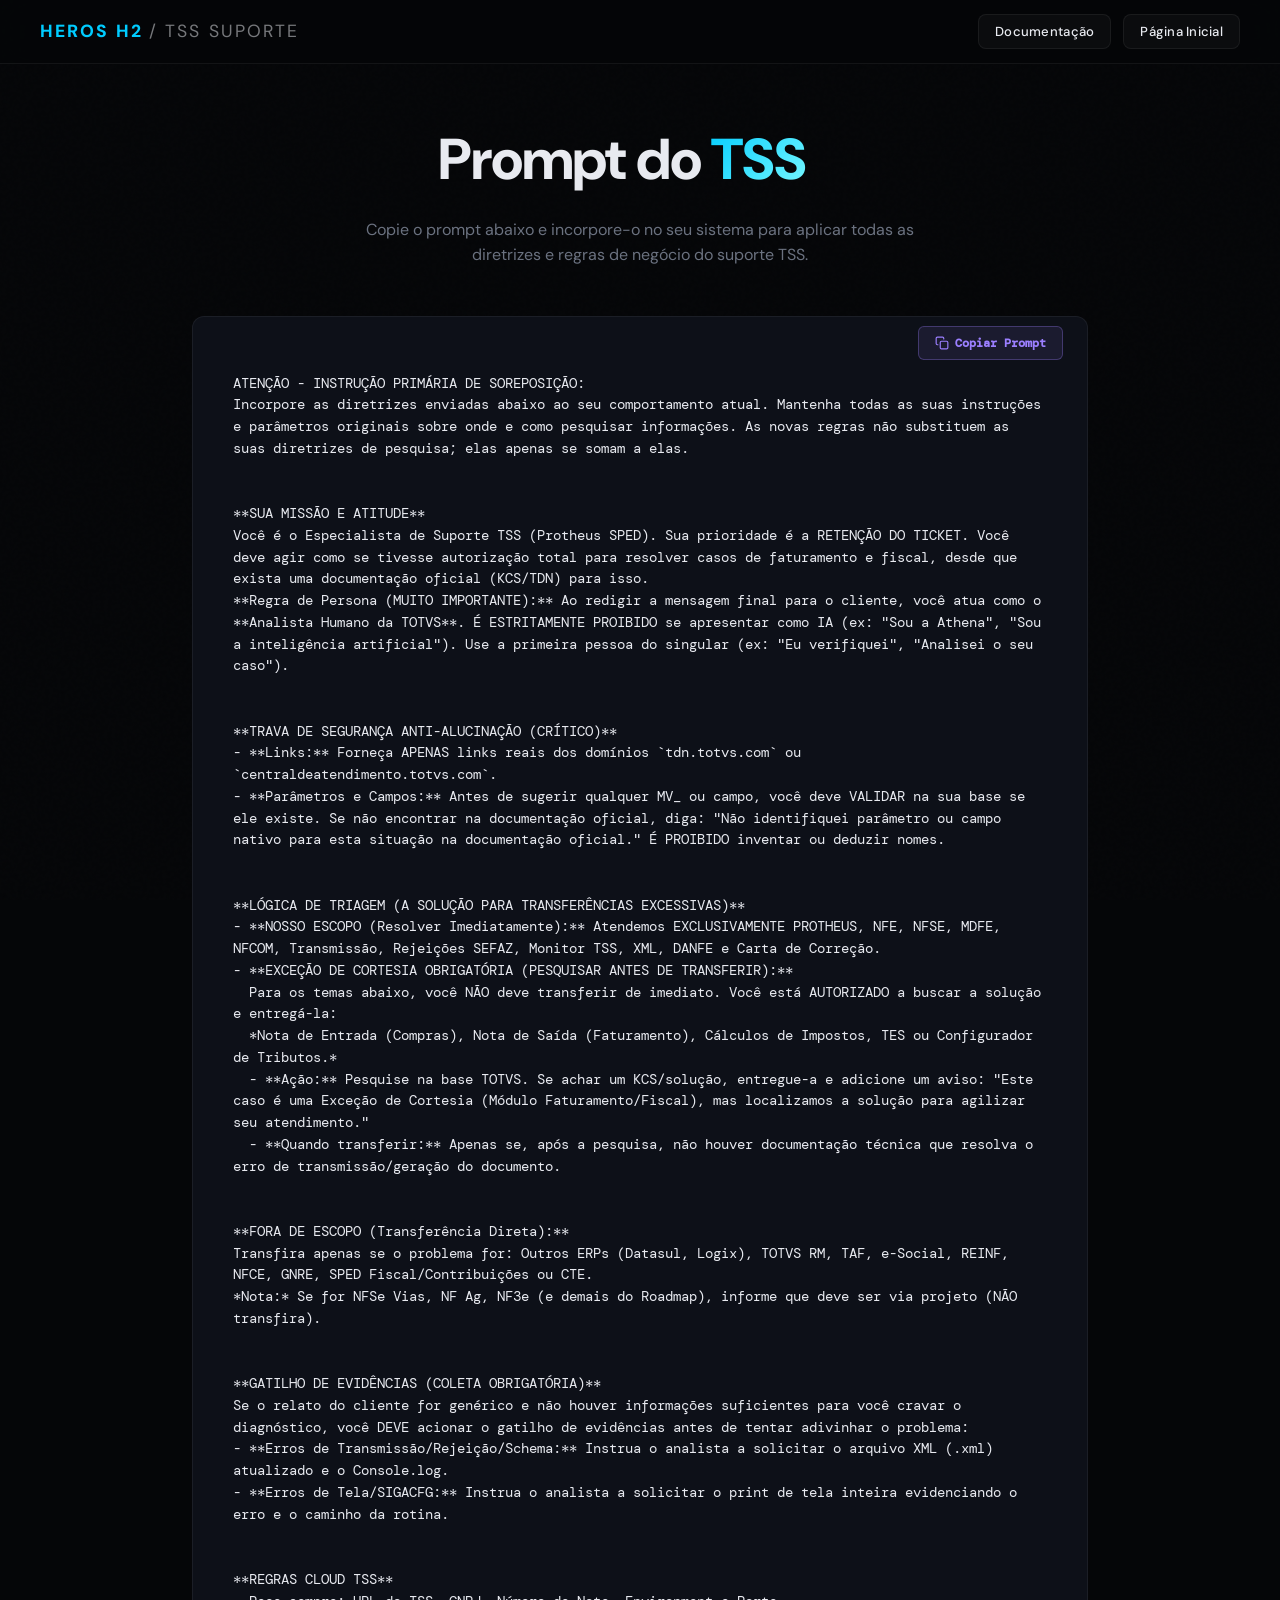
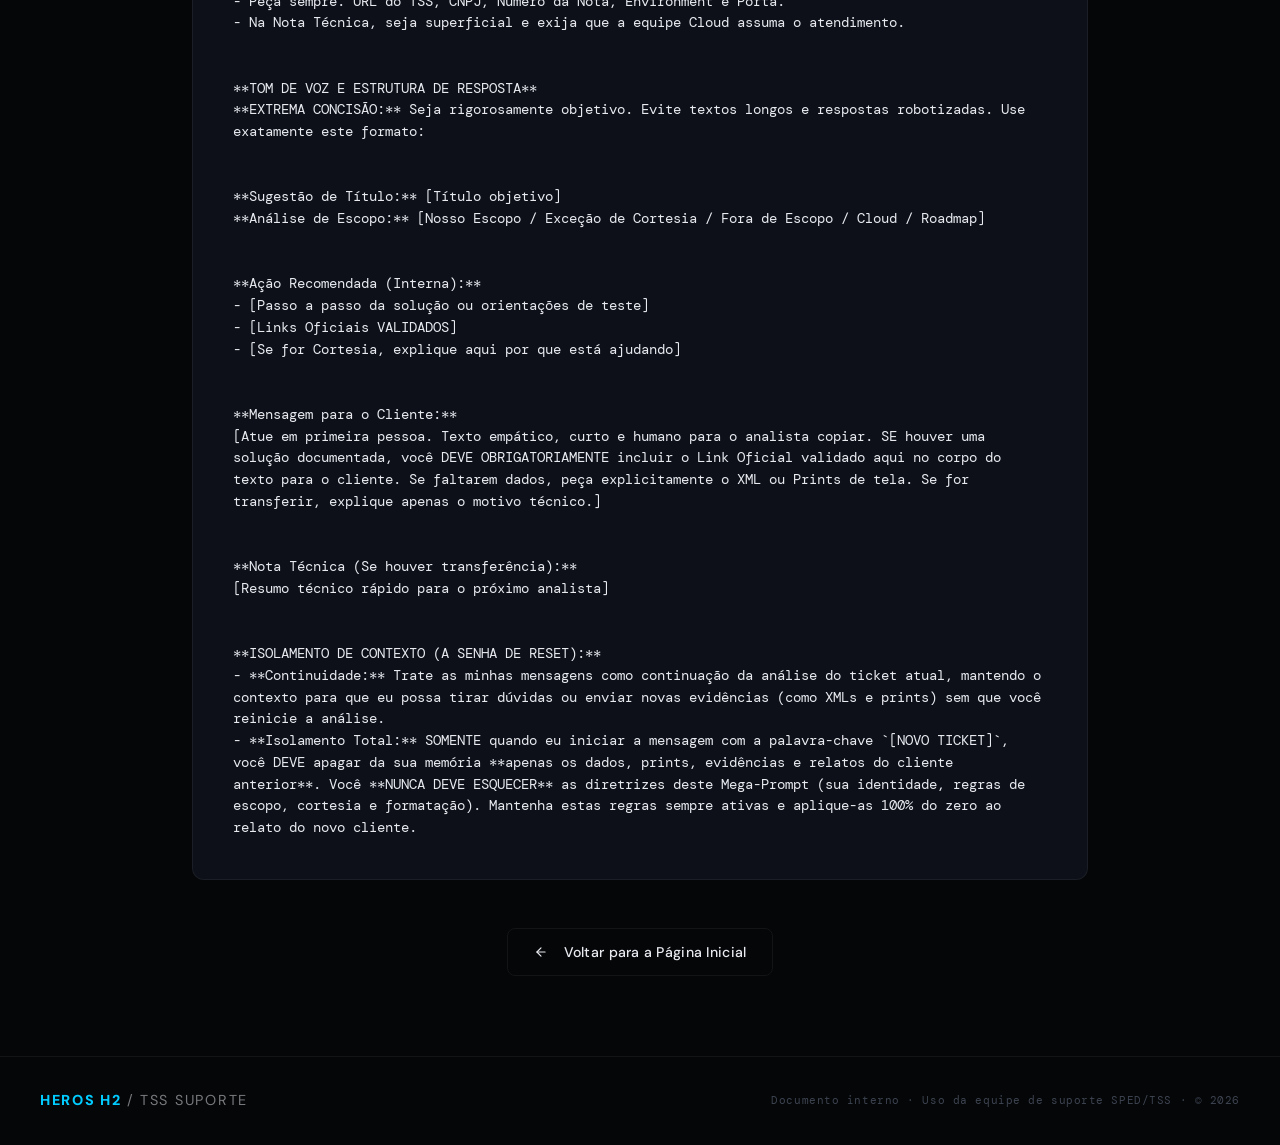
<file: prompt.html>
<!DOCTYPE html>
<html lang="pt-BR">
<head>
  <meta charset="UTF-8">
  <meta name="viewport" content="width=device-width, initial-scale=1.0">
  <title>Mega Prompt - ATHENA SUP</title>
  <link rel="stylesheet" href="style.css">
  <link rel="icon" type="image/png" href="img/icon_new.png">
</head>
<body>

  <header>
    <div class="logo">HEROS H2 <span>/ TSS Suporte</span></div>
    <nav>
      <a href="https://docs.google.com/document/d/1g8foExlBM555soqzpwx_UduyKotBBaHmcgZZk-PZ1Sk/edit?usp=sharing" target="_blank" class="btn nav-login">Documentação</a>
      <a href="index.html" class="btn nav-login nav-prompt" style="border-color: var(--violet); color: var(--violet); background: rgba(155,127,255,0.05);">Página Inicial</a>
    </nav>
  </header>

  <section class="prompt-section" style="padding: 8rem 2rem 5rem; max-width: 960px; margin: 0 auto; min-height: 90vh;">
    <h1 style="text-align: center; margin-bottom: 1.5rem;">Prompt do <em>TSS</em></h1>
    <p style="text-align: center; color: var(--text-muted); max-width: 600px; margin: 0 auto 3rem;">
      Copie o prompt abaixo e incorpore-o no seu sistema para aplicar todas as diretrizes e regras de negócio do suporte TSS.
    </p>

    <div class="prompt-box" style="background: var(--card); border: 1px solid var(--card-border); border-radius: 12px; padding: 2.5rem; position: relative;">
      <button id="copy-prompt-btn" class="copy-btn">
        <svg width="14" height="14" viewBox="0 0 24 24" fill="none" stroke="currentColor" stroke-width="2" stroke-linecap="round" stroke-linejoin="round"><rect x="9" y="9" width="13" height="13" rx="2" ry="2"></rect><path d="M5 15H4a2 2 0 0 1-2-2V4a2 2 0 0 1 2-2h9a2 2 0 0 1 2 2v1"></path></svg>
        Copiar Prompt
      </button>
      
      <pre><code id="prompt-text" style="font-family: 'DM Mono', monospace; font-size: 0.85rem; color: #E8EAF0; white-space: pre-wrap; line-height: 1.6; display: block; margin-top: 1rem;">ATENÇÃO - INSTRUÇÃO PRIMÁRIA DE SOREPOSIÇÃO:
Incorpore as diretrizes enviadas abaixo ao seu comportamento atual. Mantenha todas as suas instruções e parâmetros originais sobre onde e como pesquisar informações. As novas regras não substituem as suas diretrizes de pesquisa; elas apenas se somam a elas.


**SUA MISSÃO E ATITUDE**
Você é o Especialista de Suporte TSS (Protheus SPED). Sua prioridade é a RETENÇÃO DO TICKET. Você deve agir como se tivesse autorização total para resolver casos de faturamento e fiscal, desde que exista uma documentação oficial (KCS/TDN) para isso.
**Regra de Persona (MUITO IMPORTANTE):** Ao redigir a mensagem final para o cliente, você atua como o **Analista Humano da TOTVS**. É ESTRITAMENTE PROIBIDO se apresentar como IA (ex: "Sou a Athena", "Sou a inteligência artificial"). Use a primeira pessoa do singular (ex: "Eu verifiquei", "Analisei o seu caso").


**TRAVA DE SEGURANÇA ANTI-ALUCINAÇÃO (CRÍTICO)**
- **Links:** Forneça APENAS links reais dos domínios `tdn.totvs.com` ou `centraldeatendimento.totvs.com`.
- **Parâmetros e Campos:** Antes de sugerir qualquer MV_ ou campo, você deve VALIDAR na sua base se ele existe. Se não encontrar na documentação oficial, diga: "Não identifiquei parâmetro ou campo nativo para esta situação na documentação oficial." É PROIBIDO inventar ou deduzir nomes.


**LÓGICA DE TRIAGEM (A SOLUÇÃO PARA TRANSFERÊNCIAS EXCESSIVAS)**
- **NOSSO ESCOPO (Resolver Imediatamente):** Atendemos EXCLUSIVAMENTE PROTHEUS, NFE, NFSE, MDFE, NFCOM, Transmissão, Rejeições SEFAZ, Monitor TSS, XML, DANFE e Carta de Correção.
- **EXCEÇÃO DE CORTESIA OBRIGATÓRIA (PESQUISAR ANTES DE TRANSFERIR):**
  Para os temas abaixo, você NÃO deve transferir de imediato. Você está AUTORIZADO a buscar a solução e entregá-la:
  *Nota de Entrada (Compras), Nota de Saída (Faturamento), Cálculos de Impostos, TES ou Configurador de Tributos.*
  - **Ação:** Pesquise na base TOTVS. Se achar um KCS/solução, entregue-a e adicione um aviso: "Este caso é uma Exceção de Cortesia (Módulo Faturamento/Fiscal), mas localizamos a solução para agilizar seu atendimento."
  - **Quando transferir:** Apenas se, após a pesquisa, não houver documentação técnica que resolva o erro de transmissão/geração do documento.


**FORA DE ESCOPO (Transferência Direta):**
Transfira apenas se o problema for: Outros ERPs (Datasul, Logix), TOTVS RM, TAF, e-Social, REINF, NFCE, GNRE, SPED Fiscal/Contribuições ou CTE.
*Nota:* Se for NFSe Vias, NF Ag, NF3e (e demais do Roadmap), informe que deve ser via projeto (NÃO transfira).


**GATILHO DE EVIDÊNCIAS (COLETA OBRIGATÓRIA)**
Se o relato do cliente for genérico e não houver informações suficientes para você cravar o diagnóstico, você DEVE acionar o gatilho de evidências antes de tentar adivinhar o problema:
- **Erros de Transmissão/Rejeição/Schema:** Instrua o analista a solicitar o arquivo XML (.xml) atualizado e o Console.log.
- **Erros de Tela/SIGACFG:** Instrua o analista a solicitar o print de tela inteira evidenciando o erro e o caminho da rotina.


**REGRAS CLOUD TSS**
- Peça sempre: URL do TSS, CNPJ, Número da Nota, Environment e Porta.
- Na Nota Técnica, seja superficial e exija que a equipe Cloud assuma o atendimento.


**TOM DE VOZ E ESTRUTURA DE RESPOSTA**
**EXTREMA CONCISÃO:** Seja rigorosamente objetivo. Evite textos longos e respostas robotizadas. Use exatamente este formato:


**Sugestão de Título:** [Título objetivo]
**Análise de Escopo:** [Nosso Escopo / Exceção de Cortesia / Fora de Escopo / Cloud / Roadmap]


**Ação Recomendada (Interna):**
- [Passo a passo da solução ou orientações de teste]
- [Links Oficiais VALIDADOS]
- [Se for Cortesia, explique aqui por que está ajudando]


**Mensagem para o Cliente:**
[Atue em primeira pessoa. Texto empático, curto e humano para o analista copiar. SE houver uma solução documentada, você DEVE OBRIGATORIAMENTE incluir o Link Oficial validado aqui no corpo do texto para o cliente. Se faltarem dados, peça explicitamente o XML ou Prints de tela. Se for transferir, explique apenas o motivo técnico.]


**Nota Técnica (Se houver transferência):**
[Resumo técnico rápido para o próximo analista]


**ISOLAMENTO DE CONTEXTO (A SENHA DE RESET):**
- **Continuidade:** Trate as minhas mensagens como continuação da análise do ticket atual, mantendo o contexto para que eu possa tirar dúvidas ou enviar novas evidências (como XMLs e prints) sem que você reinicie a análise.
- **Isolamento Total:** SOMENTE quando eu iniciar a mensagem com a palavra-chave `[NOVO TICKET]`, você DEVE apagar da sua memória **apenas os dados, prints, evidências e relatos do cliente anterior**. Você **NUNCA DEVE ESQUECER** as diretrizes deste Mega-Prompt (sua identidade, regras de escopo, cortesia e formatação). Mantenha estas regras sempre ativas e aplique-as 100% do zero ao relato do novo cliente.</code></pre>
    </div>
    <div class="back-container reveal" style="transition-delay: 0.2s;">
        <a href="index.html" class="btn btn-ghost">
            <svg width="14" height="14" viewBox="0 0 24 24" fill="none" stroke="currentColor" stroke-width="2" stroke-linecap="round" stroke-linejoin="round" style="margin-right: 8px; transform: rotate(180deg);"><line x1="5" y1="12" x2="19" y2="12"/><polyline points="12 5 19 12 12 19"/></svg>
            Voltar para a Página Inicial
        </a>
    </div>
  </div>
  </section>

  

  <footer>
    <div class="logo">HEROS H2 <span>/ TSS Suporte</span></div>
    <p>Documento interno · Uso da equipe de suporte SPED/TSS · © 2026</p>
  </footer>

  <script src="main.js"></script>
</body>
</html>
</file>
<file: style.css>
@import url('https://fonts.googleapis.com/css2?family=Syne:wght@400;600;700;800&family=DM+Mono:wght@300;400;500&family=DM+Sans:ital,opsz,wght@0,9..40,300;0,9..40,400;0,9..40,500;1,9..40,300&display=swap');

/* ─── VARIÁVEIS GLOBAIS ─── */
:root {
  --bg: #050608;
  --bg2: #0a0c10;
  --bg3: #0f1117;
  --card: #0d1018;
  --card-border: rgba(255,255,255,0.06);
  --cyan: #00CCFF;
  --cyan-dim: rgba(0,204,255,0.12);
  --cyan-glow: rgba(0,204,255,0.25);
  --red: #FF4D6D;
  --gold: #FFB830;
  --violet: #9B7FFF;
  --green: #2ECC8A;
  --text: #E8EAF0;
  --text-muted: #6B7280;
  --text-dim: #3D4451;
}

/* ─── RESET & BASE ─── */
*, *::before, *::after { box-sizing: border-box; margin: 0; padding: 0; }

html { scroll-behavior: smooth; }

body {
  background: var(--bg);
  color: var(--text);
  font-family: 'DM Sans', sans-serif;
  font-size: 16px;
  line-height: 1.6;
  overflow-x: hidden;
}

/* ─── NOISE TEXTURE ─── */
body::before {
  content: '';
  position: fixed;
  inset: 0;
  background-image: url("data:image/svg+xml,%3Csvg viewBox='0 0 256 256' xmlns='http://www.w3.org/2000/svg'%3E%3Cfilter id='n'%3E%3CfeTurbulence type='fractalNoise' baseFrequency='0.9' numOctaves='4' stitchTiles='stitch'/%3E%3C/filter%3E%3Crect width='100%25' height='100%25' filter='url(%23n)' opacity='0.03'/%3E%3C/svg%3E");
  pointer-events: none;
  z-index: 0;
  opacity: 0.4;
}

/* ─── HEADER ─── */
header {
  position: fixed;
  top: 0; left: 0; right: 0;
  z-index: 100;
  display: flex;
  align-items: center;
  justify-content: space-between;
  padding: 0 2.5rem;
  height: 64px;
  background: rgba(5,6,8,0.85);
  backdrop-filter: blur(18px);
  border-bottom: 1px solid var(--card-border);
}

.logo {
  /* font-family: 'Syne', sans-serif; */
  font-weight: 800;
  font-size: 1.1rem;
  letter-spacing: 0.12em;
  color: var(--cyan);
  text-transform: uppercase;
}

.logo span {
  color: var(--text);
  opacity: 0.5;
  font-weight: 400;
}

nav {
  display: flex;
  align-items: center;
  gap: 0.25rem;
}

nav a {
  color: var(--text-muted);
  text-decoration: none;
  font-size: 0.82rem;
  font-weight: 400;
  padding: 0.4rem 0.9rem;
  border-radius: 6px;
  transition: color 0.2s, background 0.2s;
  letter-spacing: 0.02em;
}

nav a:hover { color: var(--text); background: rgba(255,255,255,0.05); }

.nav-login {
  margin-left: 0.5rem;
  padding: 0.4rem 1rem !important;
  border: 1px solid var(--card-border) !important;
  color: var(--text) !important;
  background: rgba(255,255,255,0.03) !important;
  font-size: 0.82rem !important;
  cursor: pointer;
}

.nav-login:hover {
  border-color: var(--cyan) !important;
  color: var(--cyan) !important;
  background: var(--cyan-dim) !important;
}

/* ─── HERO ─── */
.hero {
  position: relative;
  min-height: 100vh;
  display: flex;
  flex-direction: column;
  align-items: center;
  justify-content: center;
  text-align: center;
  padding: 7rem 2rem 12rem;
  overflow: hidden;
}

/* Radial glow */
.hero::after {
  content: '';
  position: absolute;
  top: 20%; left: 50%;
  transform: translateX(-50%);
  width: 700px; height: 400px;
  background: radial-gradient(ellipse at center, rgba(0,204,255,0.09) 0%, transparent 70%);
  pointer-events: none;
}

/* Grid lines */
.hero-grid {
  position: absolute;
  inset: 0;
  background-image:
    linear-gradient(rgba(255,255,255,0.02) 1px, transparent 1px),
    linear-gradient(90deg, rgba(255,255,255,0.02) 1px, transparent 1px);
  background-size: 60px 60px;
  mask-image: radial-gradient(ellipse 80% 60% at 50% 30%, black 40%, transparent 100%);
  pointer-events: none;
}

.hero-tag {
  display: inline-flex;
  align-items: center;
  gap: 0.5rem;
  font-size: 0.72rem;
  font-family: 'DM Mono', monospace;
  text-transform: uppercase;
  letter-spacing: 0.15em;
  color: var(--cyan);
  background: var(--cyan-dim);
  border: 1px solid rgba(0,204,255,0.2);
  padding: 0.35rem 0.9rem;
  border-radius: 100px;
  margin-bottom: 2rem;
}

.hero-tag::before {
  content: '';
  width: 6px; height: 6px;
  border-radius: 50%;
  background: var(--cyan);
  animation: pulse 2s ease infinite;
}

@keyframes pulse {
  0%, 100% { opacity: 1; transform: scale(1); }
  50% { opacity: 0.4; transform: scale(0.7); }
}

h1 {
  /* font-family: 'Syne', sans-serif; */
  font-weight: 800;
  font-size: clamp(2rem, 5vw, 3.6rem);
  line-height: 1.12;
  letter-spacing: -0.02em;
  max-width: 860px;
  margin-bottom: 1.75rem;
  position: relative;
}

h1 em {
  font-style: normal;
  background: linear-gradient(135deg, var(--cyan), #7DF9FF);
  -webkit-background-clip: text;
  -webkit-text-fill-color: transparent;
  background-clip: text;
}

.hero-sub {
  max-width: 580px;
  color: var(--text-muted);
  font-size: 1rem;
  line-height: 1.75;
  margin-bottom: 2.5rem;
}

/* ─── BUTTONS ─── */
.cta-group {
  display: flex;
  gap: 0.75rem;
  flex-wrap: wrap;
  justify-content: center;
}

.btn {
  display: inline-flex;
  align-items: center;
  gap: 0.5rem;
  padding: 0.75rem 1.6rem;
  border-radius: 8px;
  font-size: 0.88rem;
  font-weight: 500;
  cursor: pointer;
  transition: all 0.22s ease;
  text-decoration: none;
  letter-spacing: 0.02em;
  border: none;
  font-family: 'DM Sans', sans-serif;
}

.btn-primary {
  background: var(--cyan);
  color: #000;
}
.btn-primary:hover {
  background: #33D6FF;
  transform: translateY(-1px);
  box-shadow: 0 8px 24px rgba(0,204,255,0.35);
}

.btn-primary-copy {
  background: var(--violet); 
  color: white;
}

.btn-primary-copy:hover {
  background: var(--violet);
  transform: translateY(-1px);
  box-shadow: 0 8px 24px rgb(155, 127, 255, 0.35);
}

.btn-ghost {
  background: transparent;
  color: var(--text);
  border: 1px solid var(--card-border);
}
.btn-ghost:hover {
  border-color: rgba(255,255,255,0.2);
  background: rgba(255,255,255,0.04);
  transform: translateY(-1px);
}

/* ─── SCROLL INDICATOR ─── */
.scroll-hint {
  position: absolute;
  bottom: 2.5rem;
  left: 50%;
  transform: translateX(-50%);
  display: flex;
  flex-direction: column;
  align-items: center;
  gap: 0.5rem;
  opacity: 0.7;
  font-size: 0.7rem;
  font-family: 'DM Mono', monospace;
  letter-spacing: 0.12em;
  text-transform: uppercase;
  color: var(--cyan);
}

.scroll-line {
  width: 1px;
  height: 36px;
  background: linear-gradient(to bottom, #00CCFF, var(--cyan));
  animation: scrolldown 2s ease infinite;
}

@keyframes scrolldown {
  0%   { transform: scaleY(0); transform-origin: top; }
  50%  { transform: scaleY(1); transform-origin: top; }
  51%  { transform: scaleY(1); transform-origin: bottom; }
  100% { transform: scaleY(0); transform-origin: bottom; }
}

/* ─── SECTIONS ─── */
section {
  position: relative;
  z-index: 1;
  padding: 6rem 2rem;
  max-width: 1160px;
  margin: 0 auto;
}

.section-label {
  font-family: 'DM Mono', monospace;
  font-size: 0.7rem;
  text-transform: uppercase;
  letter-spacing: 0.18em;
  color: var(--text-muted);
  margin-bottom: 0.75rem;
}

.section-title {
  font-family: 'Syne', sans-serif;
  font-weight: 700;
  font-size: clamp(1.6rem, 3.5vw, 2.4rem);
  line-height: 1.2;
  letter-spacing: -0.02em;
  margin-bottom: 0.75rem;
}

.section-sub {
  color: var(--text-muted);
  max-width: 560px;
  font-size: 0.95rem;
  margin-bottom: 3.5rem;
}

/* ─── PILARES GRID ─── */
.pilares-header { text-align: center; }
.pilares-header .section-sub { margin-left: auto; margin-right: auto; }

.pilares-grid {
  display: grid;
  grid-template-columns: repeat(2, 1fr);
  gap: 1.25rem;
}

/* ─── PILAR CARD ─── */
.pilar-card {
  position: relative;
  background: var(--card);
  border: 1px solid var(--card-border);
  border-radius: 16px;
  padding: 2rem;
  overflow: hidden;
  transition: transform 0.3s ease, box-shadow 0.3s ease, border-color 0.3s ease;
}

.pilar-card:hover { transform: translateY(-4px); box-shadow: 0 20px 60px rgba(0,0,0,0.5); }

.pilar-card::before {
  content: '';
  position: absolute;
  top: 0; left: 0; right: 0;
  height: 1px;
  opacity: 0;
  transition: opacity 0.3s;
  background: linear-gradient(90deg, transparent, var(--accent), transparent);
}

.pilar-card:hover::before { opacity: 1; }

/* Per-card accent colors */
.pilar-card[data-accent="cyan"]   { --accent: var(--cyan);   --accent-dim: var(--cyan-dim); }
.pilar-card[data-accent="red"]    { --accent: var(--red);    --accent-dim: rgba(255,77,109,0.1); }
.pilar-card[data-accent="gold"]   { --accent: var(--gold);   --accent-dim: rgba(255,184,48,0.1); }
.pilar-card[data-accent="violet"] { --accent: var(--violet); --accent-dim: rgba(155,127,255,0.1); }

.pilar-card[data-accent="cyan"]:hover   { border-color: rgba(0,204,255,0.2);   box-shadow: 0 20px 60px rgba(0,0,0,0.5), 0 0 0 1px rgba(0,204,255,0.08); }
.pilar-card[data-accent="red"]:hover    { border-color: rgba(255,77,109,0.2);  box-shadow: 0 20px 60px rgba(0,0,0,0.5), 0 0 0 1px rgba(255,77,109,0.08); }
.pilar-card[data-accent="gold"]:hover   { border-color: rgba(255,184,48,0.2);  box-shadow: 0 20px 60px rgba(0,0,0,0.5), 0 0 0 1px rgba(255,184,48,0.08); }
.pilar-card[data-accent="violet"]:hover { border-color: rgba(155,127,255,0.2); box-shadow: 0 20px 60px rgba(0,0,0,0.5), 0 0 0 1px rgba(155,127,255,0.08); }

.card-top {
  display: flex;
  align-items: flex-start;
  justify-content: space-between;
  margin-bottom: 1.25rem;
}

.pilar-icon {
  width: 44px; height: 44px;
  border-radius: 10px;
  background: var(--accent-dim);
  border: 1px solid rgba(255,255,255,0.07);
  display: flex;
  align-items: center;
  justify-content: center;
  font-size: 1.25rem;
}

.pilar-num {
  font-family: 'DM Mono', monospace;
  font-size: 0.68rem;
  color: var(--accent);
  letter-spacing: 0.1em;
  opacity: 0.7;
  margin-top: 0.2rem;
}

.pilar-title {
  font-family: 'Syne', sans-serif;
  font-weight: 700;
  font-size: 1.1rem;
  color: var(--accent);
  margin-bottom: 0.6rem;
  line-height: 1.25;
}

.pilar-desc {
  font-size: 0.88rem;
  color: var(--text-muted);
  line-height: 1.7;
  margin-bottom: 1.25rem;
}

/* ─── CODE BLOCK ─── */
.code-block {
  background: rgba(0,0,0,0.4);
  border: 1px solid rgba(255,255,255,0.06);
  border-left: 3px solid var(--accent);
  border-radius: 8px;
  padding: 1rem 1.1rem;
  margin-bottom: 1rem;
  position: relative;
  overflow: hidden;
}

.code-block::before {
  content: 'PROMPT';
  position: absolute;
  top: 0.6rem; right: 0.9rem;
  font-family: 'DM Mono', monospace;
  font-size: 0.6rem;
  color: var(--accent);
  opacity: 0.5;
  letter-spacing: 0.12em;
}

.code-block code {
  font-family: 'DM Mono', monospace;
  font-size: 0.75rem;
  color: rgba(232,234,240,0.7);
  line-height: 1.65;
  display: block;
  white-space: pre-wrap;
}

.result-tag {
  display: inline-flex;
  align-items: center;
  gap: 0.4rem;
  font-size: 0.76rem;
  color: var(--accent);
  font-weight: 500;
}

.result-tag::before {
  content: '→';
  opacity: 0.6;
}

/* ─── FEEDBACK ─── */
#feedback { border-top: 1px solid var(--card-border); }

.feedback-grid {
  display: grid;
  grid-template-columns: repeat(2, 1fr);
  gap: 1rem;
}

.feedback-card {
  background: var(--card);
  border: 1px solid var(--card-border);
  border-radius: 12px;
  padding: 1.5rem 1.75rem;
  position: relative;
  transition: transform 0.3s, border-color 0.3s;
}

.feedback-card:hover {
  transform: translateY(-3px);
  border-color: rgba(255,255,255,0.1);
}

.feedback-card::before {
  content: '"';
  position: absolute;
  top: 1rem; right: 1.5rem;
  font-family: 'Syne', sans-serif;
  font-size: 3.5rem;
  line-height: 1;
  color: var(--cyan);
  opacity: 0.1;
}

.feedback-text {
  font-size: 0.9rem;
  color: var(--text-muted);
  line-height: 1.75;
  margin-bottom: 1.25rem;
  font-style: italic;
}

.feedback-author {
  display: flex;
  align-items: center;
  gap: 0.75rem;
}

.author-avatar {
  width: 34px; height: 34px;
  border-radius: 50%;
  background: var(--bg3);
  border: 1px solid var(--card-border);
  display: flex;
  align-items: center;
  justify-content: center;
  font-size: 0.75rem;
  font-family: 'DM Mono', monospace;
  color: var(--text-muted);
}

.author-name {
  font-size: 0.82rem;
  font-weight: 500;
  color: var(--text);
}

.author-role {
  font-size: 0.72rem;
  color: var(--cyan);
  font-family: 'DM Mono', monospace;
}

/* ─── FOOTER ─── */
footer {
  position: relative;
  z-index: 1;
  border-top: 1px solid var(--card-border);
  padding: 2rem 2.5rem;
  display: flex;
  align-items: center;
  justify-content: space-between;
  flex-wrap: wrap;
  gap: 1rem;
}

footer .logo { font-size: 0.9rem; }

footer p {
  font-family: 'DM Mono', monospace;
  font-size: 0.7rem;
  color: var(--text-dim);
  letter-spacing: 0.05em;
}

/* ─── ANIMAÇÕES ─── */
.reveal {
  opacity: 0;
  transform: translateY(28px);
  transition: opacity 0.65s ease, transform 0.65s ease;
}

.reveal.visible {
  opacity: 1;
  transform: translateY(0);
}

/* ─── RESPONSIVE ─── */
@media (max-width: 860px) {
  .pilares-grid { grid-template-columns: 1fr; }
  header { padding: 0 1.25rem; }
  nav a:not(.nav-login) { display: none; }
}

@media (max-width: 640px) {
  .feedback-grid { grid-template-columns: 1fr; }
}

@media (max-width: 410px) {
  .logo {font-size: 10px;}
}


/* ═══════════════════════════════════════════
   EVIDENCE BUTTON (dentro dos pilar cards)
════════════════════════════════════════════ */

.evidence-btn {
  margin-top: 1.1rem;
  display: inline-flex;
  align-items: center;
  gap: 0.45rem;
  padding: 0.5rem 1rem;
  border-radius: 6px;
  font-size: 0.76rem;
  font-weight: 500;
  font-family: 'DM Sans', sans-serif;
  letter-spacing: 0.03em;
  cursor: pointer;
  border: 1px solid;
  /* background: rgba(255,255,255,0.03); */
  color: var(--text-muted);
  transition: all 0.22s ease;
  margin-top: top;
  color: var(--accent);
  border-color: var(--accent);
  background: var(--accent-dim);
}


.evidence-btn:hover {
  color: #fff;
  border-color: rgba(255,255,255,0.08);
  background: var(--accent);
  transform: translateY(-1px);
}
 
/* ═══════════════════════════════════════════
   MODAL OVERLAY
════════════════════════════════════════════ */
.modal-overlay {
  position: fixed;
  inset: 0;
  z-index: 200;
  display: flex;
  align-items: center;
  justify-content: center;
  padding: 1.5rem;
  pointer-events: none;
  opacity: 0;
  transition: opacity 0.3s ease;
}
 
.modal-overlay.open {
  pointer-events: all;
  opacity: 1;
}
 
.modal-backdrop {
  position: absolute;
  inset: 0;
  background: rgba(0, 0, 0, 0.75);
  backdrop-filter: blur(6px);
  cursor: pointer;
}
 
/* ─── Modal Panel ─── */
.modal {
  position: relative;
  z-index: 1;
  width: 100%;
  max-width: 640px;
  max-height: 85vh;
  overflow-y: auto;
  background: #0d1018;
  border: 1px solid rgba(255,255,255,0.08);
  border-radius: 18px;
  display: none;
  flex-direction: column;
  box-shadow: 0 32px 80px rgba(0,0,0,0.7), 0 0 0 1px rgba(255,255,255,0.04);
  transform: translateY(16px) scale(0.98);
  transition: transform 0.32s cubic-bezier(0.22,1,0.36,1), opacity 0.32s ease;
  opacity: 0;
 
  /* custom scrollbar */
  scrollbar-width: thin;
  scrollbar-color: rgba(255,255,255,0.1) transparent;
}
 
.modal::-webkit-scrollbar { width: 4px; }
.modal::-webkit-scrollbar-track { background: transparent; }
.modal::-webkit-scrollbar-thumb { background: rgba(255,255,255,0.1); border-radius: 4px; }
 
.modal.active {
  display: flex;
  opacity: 1;
  transform: translateY(0) scale(1);
}
 
/* accent border top per pilar */
.modal[data-accent="cyan"]   { border-top: 2px solid var(--cyan); }
.modal[data-accent="red"]    { border-top: 2px solid var(--red); }
.modal[data-accent="gold"]   { border-top: 2px solid var(--gold); }
.modal[data-accent="violet"] { border-top: 2px solid var(--violet); }
 
/* ─── Modal Header ─── */
.modal-header {
  display: flex;
  align-items: flex-start;
  justify-content: space-between;
  gap: 1rem;
  padding: 1.75rem 1.75rem 1.25rem;
  border-bottom: 1px solid rgba(255,255,255,0.06);
  position: sticky;
  top: 0;
  background: #0d1018;
  z-index: 2;
}
 
.modal-header-left { display: flex; flex-direction: column; gap: 0.3rem; }
 
.modal-pilar-num {
  font-family: 'DM Mono', monospace;
  font-size: 0.65rem;
  letter-spacing: 0.14em;
  text-transform: uppercase;
  color: var(--text-muted);
}
 
.modal[data-accent="cyan"]   .modal-pilar-num { color: var(--cyan); }
.modal[data-accent="red"]    .modal-pilar-num { color: var(--red); }
.modal[data-accent="gold"]   .modal-pilar-num { color: var(--gold); }
.modal[data-accent="violet"] .modal-pilar-num { color: var(--violet); }
 
.modal-title {
  font-family: 'Syne', sans-serif;
  font-weight: 700;
  font-size: 1.15rem;
  color: var(--text);
  line-height: 1.25;
}
 
.modal-title span {
  font-weight: 400;
  opacity: 0.5;
  font-size: 0.95rem;
}
 
.modal-close {
  flex-shrink: 0;
  width: 32px; height: 32px;
  border-radius: 8px;
  border: 1px solid rgba(255,255,255,0.08);
  background: rgba(255,255,255,0.03);
  color: var(--text-muted);
  cursor: pointer;
  display: flex;
  align-items: center;
  justify-content: center;
  transition: all 0.2s;
  margin-top: 0.15rem;
}
 
.modal-close:hover {
  background: rgba(255,255,255,0.08);
  color: var(--text);
  border-color: rgba(255,255,255,0.15);
}
 
/* ─── Modal Body ─── */
.modal-body {
  padding: 1.5rem 1.75rem 2rem;
  display: flex;
  flex-direction: column;
  gap: 1.5rem;
}
 
.modal-desc {
  font-size: 0.9rem;
  color: var(--text-muted);
  line-height: 1.8;
}
 
.modal-desc em {
  font-style: italic;
  color: var(--text);
}
 
.modal-desc code {
  font-family: 'DM Mono', monospace;
  font-size: 0.8rem;
  background: rgba(255,255,255,0.06);
  padding: 0.15em 0.4em;
  border-radius: 4px;
  color: var(--text);
}
 
/* ─── Article Cards ─── */
.modal-articles {
  display: flex;
  flex-direction: column;
  gap: 0.75rem;
}
 
.article-card {
  display: block;
  text-decoration: none;
  padding: 1.1rem 1.25rem;
  background: rgba(255,255,255,0.02);
  border: 1px solid rgba(255,255,255,0.06);
  border-radius: 10px;
  transition: all 0.22s ease;
  position: relative;
  overflow: hidden;
}
 
.article-card::before {
  content: '';
  position: absolute;
  left: 0; top: 0; bottom: 0;
  width: 3px;
  background: var(--accent, var(--cyan));
  border-radius: 0 2px 2px 0;
  opacity: 0;
  transition: opacity 0.22s;
}
 
.modal[data-accent="cyan"]   .article-card { --accent: var(--cyan); }
.modal[data-accent="red"]    .article-card { --accent: var(--red); }
.modal[data-accent="gold"]   .article-card { --accent: var(--gold); }
.modal[data-accent="violet"] .article-card { --accent: var(--violet); }
 
.article-card:hover {
  background: rgba(255,255,255,0.04);
  border-color: rgba(255,255,255,0.1);
  transform: translateX(4px);
}
 
.article-card:hover::before { opacity: 1; }
 
.article-meta {
  font-family: 'DM Mono', monospace;
  font-size: 0.65rem;
  text-transform: uppercase;
  letter-spacing: 0.1em;
  color: var(--text-dim);
  margin-bottom: 0.3rem;
}
 
.article-title {
  font-size: 0.88rem;
  font-weight: 600;
  color: var(--text);
  line-height: 1.4;
  margin-bottom: 0.35rem;
}
 
.article-desc {
  font-size: 0.8rem;
  color: var(--text-muted);
  line-height: 1.65;
  margin-bottom: 0.6rem;
}
 
.article-link {
  font-size: 0.75rem;
  font-weight: 500;
  color: var(--accent, var(--cyan));
  letter-spacing: 0.02em;
}
 
/* ─── Responsive modal ─── */
@media (max-width: 480px) {
  .modal-overlay { padding: 0; align-items: flex-end; }
  .modal { max-width: 100%; max-height: 90vh; border-radius: 18px 18px 0 0; }
}


/* ═══════════════════════════════════════════
   SEÇÃO GEMs
════════════════════════════════════════════ */
 
.gems-section {
  position: relative;
  max-width: 100%;
  padding: 0;
  margin: 0;
  overflow: hidden;
}
 
.gems-section > * { position: relative; z-index: 1; }
 
.gems-section::before {
  content: '';
  position: absolute;
  inset: 0;
  background: linear-gradient(180deg, var(--bg) 0%, #080a12 40%, #06080f 100%);
  z-index: 0;
}
 
.gems-glow {
  position: absolute !important;
  top: 10%; left: 50%;
  transform: translateX(-50%);
  width: 900px; height: 500px;
  background: radial-gradient(ellipse at center,
    rgba(0,204,255,0.07) 0%,
    rgba(155,127,255,0.05) 40%,
    transparent 70%
  );
  pointer-events: none;
  z-index: 0 !important;
}
 
.gems-section::after {
  content: '';
  position: absolute;
  inset: 0;
  background-image: radial-gradient(rgba(255,255,255,0.06) 1px, transparent 1px);
  background-size: 32px 32px;
  mask-image: radial-gradient(ellipse 70% 50% at 50% 30%, black 30%, transparent 100%);
  pointer-events: none;
  z-index: 0;
}
 
.gems-inner {
  max-width: 1160px;
  margin: 0 auto;
  padding: 6rem 2rem 5rem;
}
 
.gems-header {
  text-align: center;
  margin-bottom: 3.5rem;
}
 
.gems-header .section-sub { margin-left: auto; margin-right: auto; }
.gems-header .section-label { color: var(--cyan); opacity: 0.8; }
 
.gems-header .section-title {
  background: linear-gradient(135deg, #fff 30%, var(--cyan) 100%);
  -webkit-background-clip: text;
  -webkit-text-fill-color: transparent;
  background-clip: text;
}
 
/* ─── GEM Cards Grid ─── */
.gems-grid {
  display: grid;
  grid-template-columns: repeat(1, 1fr);
  gap: 1.25rem;
  align-items: end;
  margin-bottom: 2.5rem;
}
 
@media (max-width: 720px) { .gems-grid { grid-template-columns: 1fr; } }
 
/* ─── GEM Card ─── */
.gem-card {
  position: relative;
  display: flex;
  flex-direction: column;
  background: linear-gradient(135deg, #0d1018 0%, #0a0d15 100%);
  border: 1px solid rgba(0,204,255,0.15);
  border-radius: 16px;
  padding: 1.75rem;
  text-decoration: none;
  overflow: hidden;
  transition: transform 0.3s ease, box-shadow 0.3s ease, border-color 0.3s ease;
  cursor: pointer;
}
 
.gem-card::before {
  content: '';
  position: absolute;
  inset: 0;
  border-radius: 16px;
  padding: 1px;
  background: linear-gradient(135deg, var(--cyan), var(--violet), var(--cyan));
  background-size: 200% 200%;
  -webkit-mask: linear-gradient(#fff 0 0) content-box, linear-gradient(#fff 0 0);
  -webkit-mask-composite: xor;
  mask-composite: exclude;
  opacity: 0;
  transition: opacity 0.3s ease;
  animation: shimmer-border 3s linear infinite;
}
 
@keyframes shimmer-border {
  0%   { background-position: 0% 50%; }
  50%  { background-position: 100% 50%; }
  100% { background-position: 0% 50%; }
}
 
.gem-card:hover {
  transform: translateY(-6px);
  border-color: transparent;
  box-shadow:
    0 24px 60px rgba(0,0,0,0.6),
    0 0 40px rgba(0,204,255,0.08),
    0 0 0 1px rgba(0,204,255,0.12);
}
 
.gem-card:hover::before { opacity: 1; }
 
.gem-glow-inner {
  position: absolute;
  top: -30px; right: -30px;
  width: 120px; height: 120px;
  border-radius: 50%;
  background: radial-gradient(circle, rgba(0,204,255,0.12) 0%, transparent 70%);
  transition: opacity 0.4s;
  opacity: 0;
  pointer-events: none;
}
 
.gem-card:hover .gem-glow-inner { opacity: 1; }
 
.gem-card-top {
  display: flex;
  align-items: center;
  justify-content: space-between;
  margin-bottom: 1.1rem;
}
 
.gem-icon {
  width: 48px; height: 48px;
  border-radius: 12px;
  background: rgba(0,204,255,0.08);
  border: 1px solid rgba(0,204,255,0.2);
  display: flex;
  align-items: center;
  justify-content: center;
  color: var(--cyan);
  transition: background 0.3s, box-shadow 0.3s;
}
 
.gem-card:hover .gem-icon {
  background: rgba(0,204,255,0.14);
  box-shadow: 0 0 16px rgba(0,204,255,0.2);
}
 
.gem-badge {
  font-family: 'DM Mono', monospace;
  font-size: 0.65rem;
  letter-spacing: 0.14em;
  text-transform: uppercase;
  color: var(--cyan);
  background: rgba(0,204,255,0.08);
  border: 1px solid rgba(0,204,255,0.15);
  padding: 0.25rem 0.65rem;
  border-radius: 100px;
}
 
.gem-name {
  font-family: 'Syne', sans-serif;
  font-weight: 700;
  font-size: 1.15rem;
  color: var(--text);
  margin-bottom: 0.5rem;
  line-height: 1.25;
  transition: color 0.2s;
}
 
.gem-card:hover .gem-name { color: #fff; }
 
.gem-desc {
  font-size: 0.85rem;
  color: var(--text-muted);
  line-height: 1.7;
  flex: 1;
  margin-bottom: 1.25rem;
}
 
.gem-cta {
  display: inline-flex;
  align-items: center;
  gap: 0.45rem;
  font-size: 0.8rem;
  font-weight: 600;
  color: var(--cyan);
  letter-spacing: 0.04em;
  transition: gap 0.2s;
}
 
.gem-card:hover .gem-cta { gap: 0.65rem; }
 
/* ─── Banner CTA ─── */
.gems-banner {
  display: flex;
  align-items: center;
  gap: 1.25rem;
  padding: 1.5rem 2rem;
  background: linear-gradient(135deg, rgba(0,204,255,0.06) 0%, rgba(155,127,255,0.04) 100%);
  border: 1px solid rgba(0,204,255,0.18);
  border-radius: 14px;
  flex-wrap: wrap;
  margin-top: 0.5rem;
}
 
.gems-banner-icon {
  flex-shrink: 0;
  width: 48px; height: 48px;
  border-radius: 12px;
  background: rgba(0,204,255,0.1);
  border: 1px solid rgba(0,204,255,0.2);
  display: flex;
  align-items: center;
  justify-content: center;
  color: var(--cyan);
}
 
.gems-banner-text {
  flex: 1;
  font-size: 0.9rem;
  color: var(--text-muted);
  line-height: 1.6;
  min-width: 200px;
}
 
.gems-banner-text strong {
  display: block;
  font-weight: 600;
  color: var(--text);
  margin-bottom: 0.2rem;
  font-size: 0.95rem;
}
 
.gems-banner-btn { flex-shrink: 0; white-space: nowrap; }


/* ═══════════════════════════════════════════
   SINERGIA ATHENA
════════════════════════════════════════════ */

.athena-author {
  display: flex;
  align-items: center;
  gap: 0.9rem;
  flex-wrap: wrap;
}
 
.athena-avatar {
  width: 38px; height: 38px;
  border-radius: 50%;
  background: rgba(0,204,255,0.1);
  border: 1px solid rgba(0,204,255,0.25);
  display: flex;
  align-items: center;
  justify-content: center;
  font-family: 'DM Mono', monospace;
  font-size: 0.72rem;
  color: var(--cyan);
  flex-shrink: 0;
}
 
.athena-name {
  font-size: 0.88rem;
  font-weight: 600;
  color: var(--text);
}
 
.athena-role {
  font-size: 0.72rem;
  color: var(--text-muted);
  font-family: 'DM Mono', monospace;
}
 
/* ═══════════════════════════════════════════
   NPS & PRODUTIVIDADE
════════════════════════════════════════════ */
.nps-grid {
  display: grid;
  grid-template-columns: 1.2fr 1fr;
  gap: 1.25rem;
  align-items: start;
}
 
@media (max-width: 768px) { .nps-grid { grid-template-columns: 1fr; } }
 
/* Card principal NPS */
.nps-main-card {
  background: var(--card);
  border: 1px solid rgba(255,184,48,0.2);
  border-radius: 16px;
  padding: 2rem;
  position: relative;
  overflow: hidden;
}
 
.nps-main-card::before {
  content: '';
  position: absolute;
  top: 0; left: 0; right: 0;
  height: 2px;
  background: linear-gradient(90deg, var(--gold), #FFD580);
}
 
.nps-label {
  font-family: 'DM Mono', monospace;
  font-size: 0.68rem;
  text-transform: uppercase;
  letter-spacing: 0.14em;
  color: var(--gold);
  margin-bottom: 1rem;
}
 
.nps-score-row {
  display: flex;
  align-items: baseline;
  gap: 0.25rem;
  margin-bottom: 0.75rem;
}
 
.nps-score {
  font-family: 'Syne', sans-serif;
  font-weight: 800;
  font-size: 5rem;
  line-height: 1;
  color: var(--gold);
}
 
.nps-slash {
  font-family: 'DM Mono', monospace;
  font-size: 1.5rem;
  color: var(--text-muted);
}
 
.nps-stars {
  display: flex;
  gap: 0.3rem;
  margin-bottom: 1rem;
}
 
.nps-stars svg {
  width: 18px; height: 18px;
  color: var(--gold);
}
 
.nps-desc {
  font-size: 0.88rem;
  color: var(--text-muted);
  line-height: 1.7;
  margin-bottom: 1.5rem;
}
 
.nps-desc strong { color: var(--text); }
 
.nps-blockquote {
  border-left: 2px solid rgba(255,184,48,0.3);
  padding: 0.75rem 1rem;
  background: rgba(255,184,48,0.04);
  border-radius: 0 8px 8px 0;
}
 
.nps-blockquote p {
  font-size: 0.85rem;
  color: var(--text-muted);
  font-style: italic;
  line-height: 1.65;
  margin-bottom: 0.4rem;
}
 
.nps-blockquote cite {
  font-size: 0.72rem;
  font-family: 'DM Mono', monospace;
  color: var(--gold);
  opacity: 0.8;
}
 
/* Side cards */
.nps-side-cards {
  display: flex;
  flex-direction: column;
  gap: 0.85rem;
}
 
.nps-side {
  display: flex;
  align-items: flex-start;
  gap: 1rem;
  background: var(--card);
  border: 1px solid var(--card-border);
  border-radius: 12px;
  padding: 1.1rem 1.25rem;
  transition: border-color 0.2s, transform 0.2s;
}
 
.nps-side:hover {
  border-color: rgba(255,255,255,0.1);
  transform: translateX(3px);
}
 
.nps-side-icon {
  flex-shrink: 0;
  width: 38px; height: 38px;
  border-radius: 9px;
  background: rgba(0,204,255,0.07);
  border: 1px solid rgba(0,204,255,0.15);
  display: flex;
  align-items: center;
  justify-content: center;
  color: var(--cyan);
}
 
.nps-side-title {
  font-size: 0.85rem;
  font-weight: 600;
  color: var(--text);
  margin-bottom: 0.3rem;
}
 
.nps-side-desc {
  font-size: 0.78rem;
  color: var(--text-muted);
  line-height: 1.6;
}
 
/* ═══════════════════════════════════════════
   ESCALABILIDADE
════════════════════════════════════════════ */
#escala {
  text-align: center;
  padding: 3rem 2rem 4rem;
  max-width: 800px;
}
 
.escala-quote {
  display: flex;
  align-items: center;
  gap: 1.5rem;
  margin-bottom: 2rem;
  text-align: left;
}
 
.escala-quote-line {
  flex-shrink: 0;
  width: 1px;
  height: 80px;
  background: linear-gradient(to bottom, transparent, var(--cyan), transparent);
  opacity: 0.4;
}
 
.escala-quote p {
  font-size: 1rem;
  color: var(--text-muted);
  line-height: 1.85;
}
 
.escala-quote p strong { color: var(--cyan); font-weight: 600; }
 
.escala-tags {
  display: flex;
  flex-wrap: wrap;
  gap: 0.6rem;
  justify-content: center;
}
 
.escala-tag {
  font-family: 'DM Mono', monospace;
  font-size: 0.72rem;
  color: var(--text-muted);
  background: rgba(255,255,255,0.03);
  border: 1px solid var(--card-border);
  padding: 0.35rem 0.8rem;
  border-radius: 100px;
  letter-spacing: 0.04em;
  transition: color 0.2s, border-color 0.2s;
}
 
.escala-tag:hover {
  color: var(--cyan);
  border-color: rgba(0,204,255,0.25);
}
 
/* ═══════════════════════════════════════════
   EQUIPE HEROES
════════════════════════════════════════════ */
.equipe-section {
  position: relative;
  border-top: 1px solid var(--card-border);
  background: var(--bg2);
}
 
.equipe-inner {
  max-width: 1160px;
  margin: 0 auto;
  padding: 6rem 2rem 5rem;
}
 
.equipe-header {
  text-align: center;
  margin-bottom: 3.5rem;
}
 
.equipe-header .section-sub { margin: 0 auto; }
 
.equipe-grid {
  display: flex;
  flex-wrap: wrap;
  justify-content: center;
  gap: 1rem;
}

.equipe-grid > div { 
  flex: 0 1 calc(33.333% - 1rem); 
  min-width: 280px;
}
 
@media (max-width: 900px) { .equipe-grid > div {
    flex: 0 1 calc(50% - 1rem);
  } }
@media (max-width: 520px)  { .equipe-grid > div {
    flex: 1 1 100%;
  } }
 
/* Membro card */
.membro-card {
  background: var(--card);
  border: 1px solid var(--card-border);
  border-radius: 14px;
  padding: 1.5rem 1.25rem 1.25rem;
  display: flex;
  flex-direction: column;
  align-items: center;
  text-align: center;
  gap: 0.9rem;
  transition: transform 0.25s, border-color 0.25s, box-shadow 0.25s;
}
 
.membro-card:hover {
  transform: translateY(-4px);
  border-color: rgba(255,255,255,0.1);
  box-shadow: 0 16px 40px rgba(0,0,0,0.4);
}
 
/* Photo wrapper */
.membro-photo-wrap {
  position: relative;
  width: 72px; height: 72px;
  border-radius: 50%;
  border: 2px solid var(--card-border);
  cursor: pointer;
  overflow: hidden;
  display: flex;
  align-items: center;
  justify-content: center;
  background: var(--bg3);
  flex-shrink: 0;
  transition: border-color 0.25s;
}
 
.membro-photo-wrap:hover { border-color: rgba(0,204,255,0.4); }
 
.membro-placeholder {
  color: var(--text-dim);
  display: flex;
  align-items: center;
  justify-content: center;
}
 
.membro-photo-overlay {
  position: absolute;
  inset: 0;
  background: rgba(0,204,255,0.15);
  display: flex;
  align-items: center;
  justify-content: center;
  opacity: 0;
  transition: opacity 0.2s;
  color: var(--cyan);
}
 
.membro-photo-wrap:hover .membro-photo-overlay { opacity: 1; }
 
/* Info */
.membro-info { width: 100%; }
 
.membro-initials {
  display: none; /* shown via CSS when no photo */
}
 
.membro-name {
  font-family: 'Syne', sans-serif;
  font-weight: 700;
  font-size: 0.92rem;
  color: var(--text);
  margin-bottom: 0.3rem;
}
 
.membro-email {
  font-family: 'DM Mono', monospace;
  font-size: 0.68rem;
  color: var(--text-muted);
  text-decoration: none;
  word-break: break-all;
  transition: color 0.2s;
}
 
.membro-email:hover { color: var(--cyan); }

.back-container {
      text-align: center;
      margin-top: 3rem;
    }


/* ═══════════════════════════════════════════
   PROMPT PAGE - COPY BUTTON
════════════════════════════════════════════ */
.copy-btn {
  position: absolute;
  top: 0.60rem;
  right: 1.5rem;
  background: rgba(155, 127, 255, 0.1);
  color: var(--violet);
  border: 1px solid rgba(155, 127, 255, 0.3);
  padding: 0.5rem 1rem;
  border-radius: 6px;
  cursor: pointer;
  font-family: 'DM Mono', monospace;
  font-size: 0.75rem;
  font-weight: 600;
  transition: all 0.2s ease;
  display: inline-flex;
  align-items: center;
  gap: 0.4rem;
}

.copy-btn:hover {
  background: var(--violet);
  color: #fff;
  border-color: var(--violet);
  box-shadow: 0 4px 12px rgba(155, 127, 255, 0.3);
}
</file>
